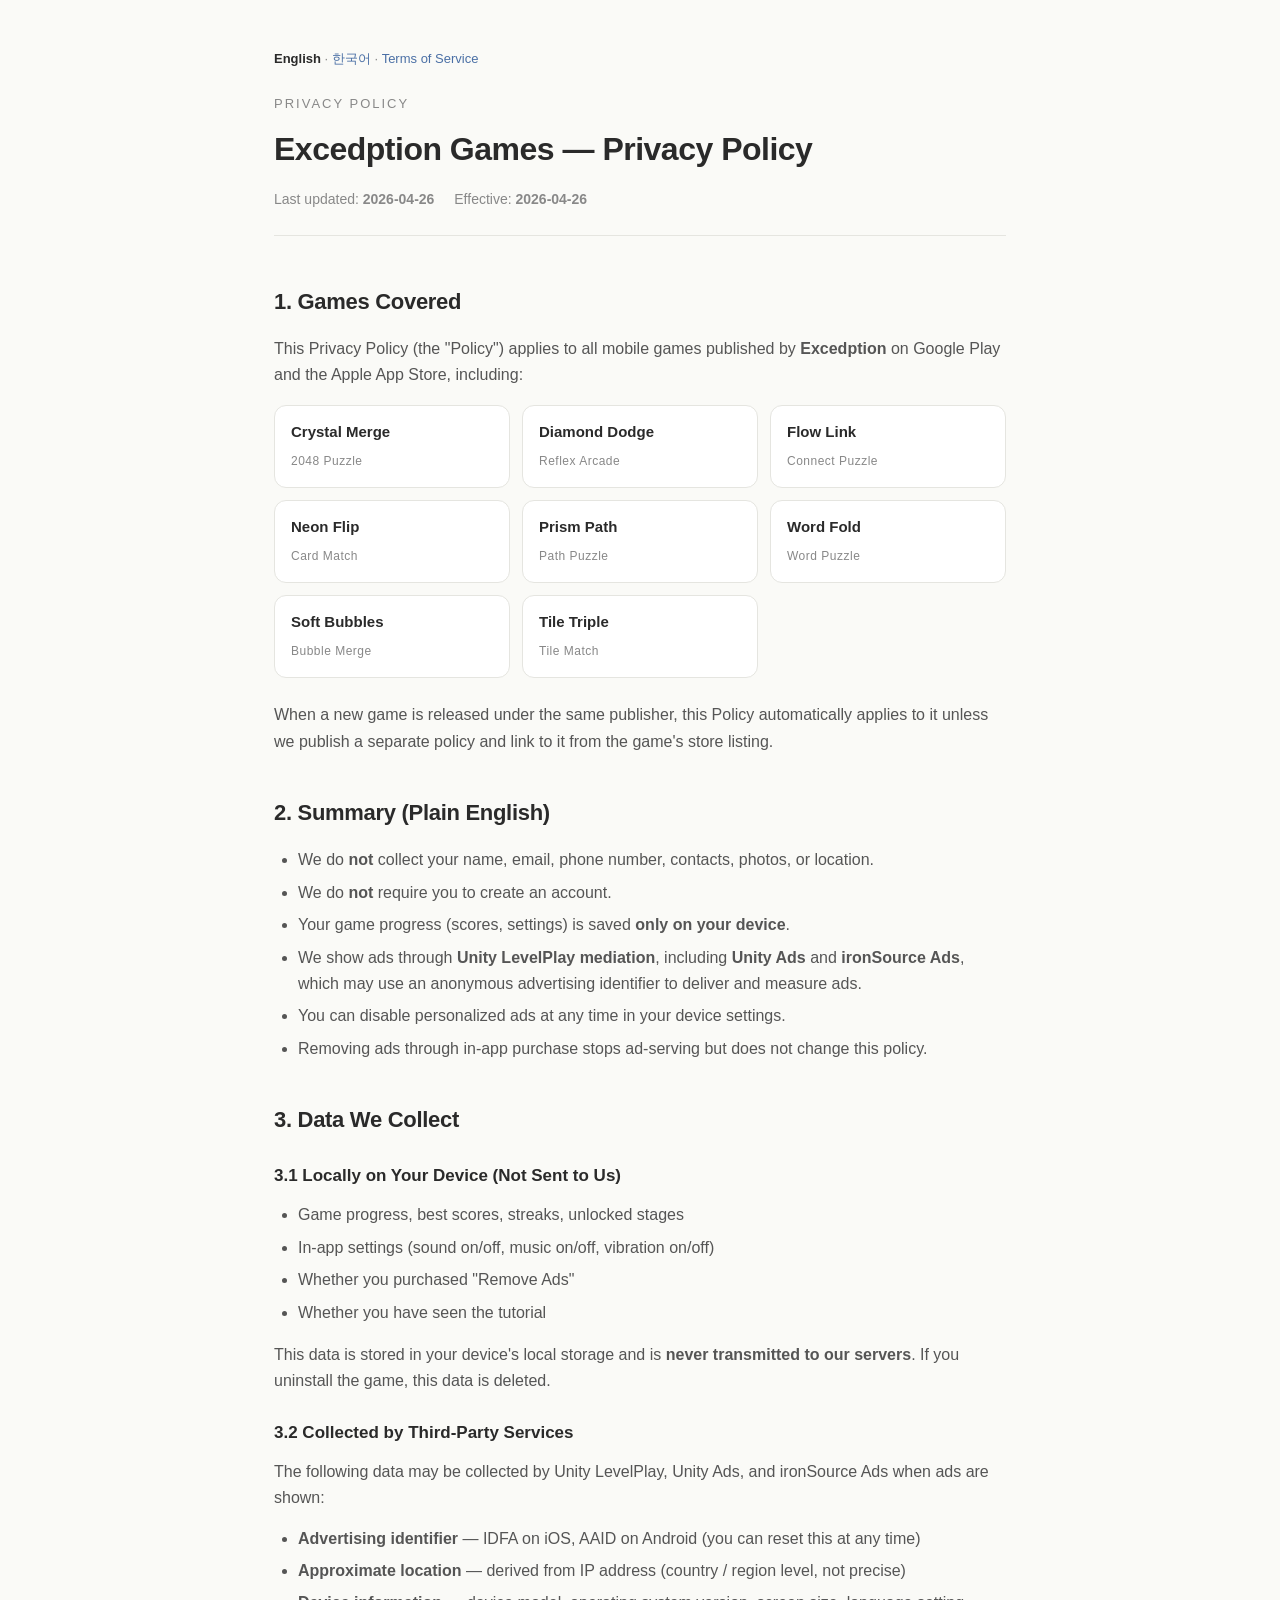
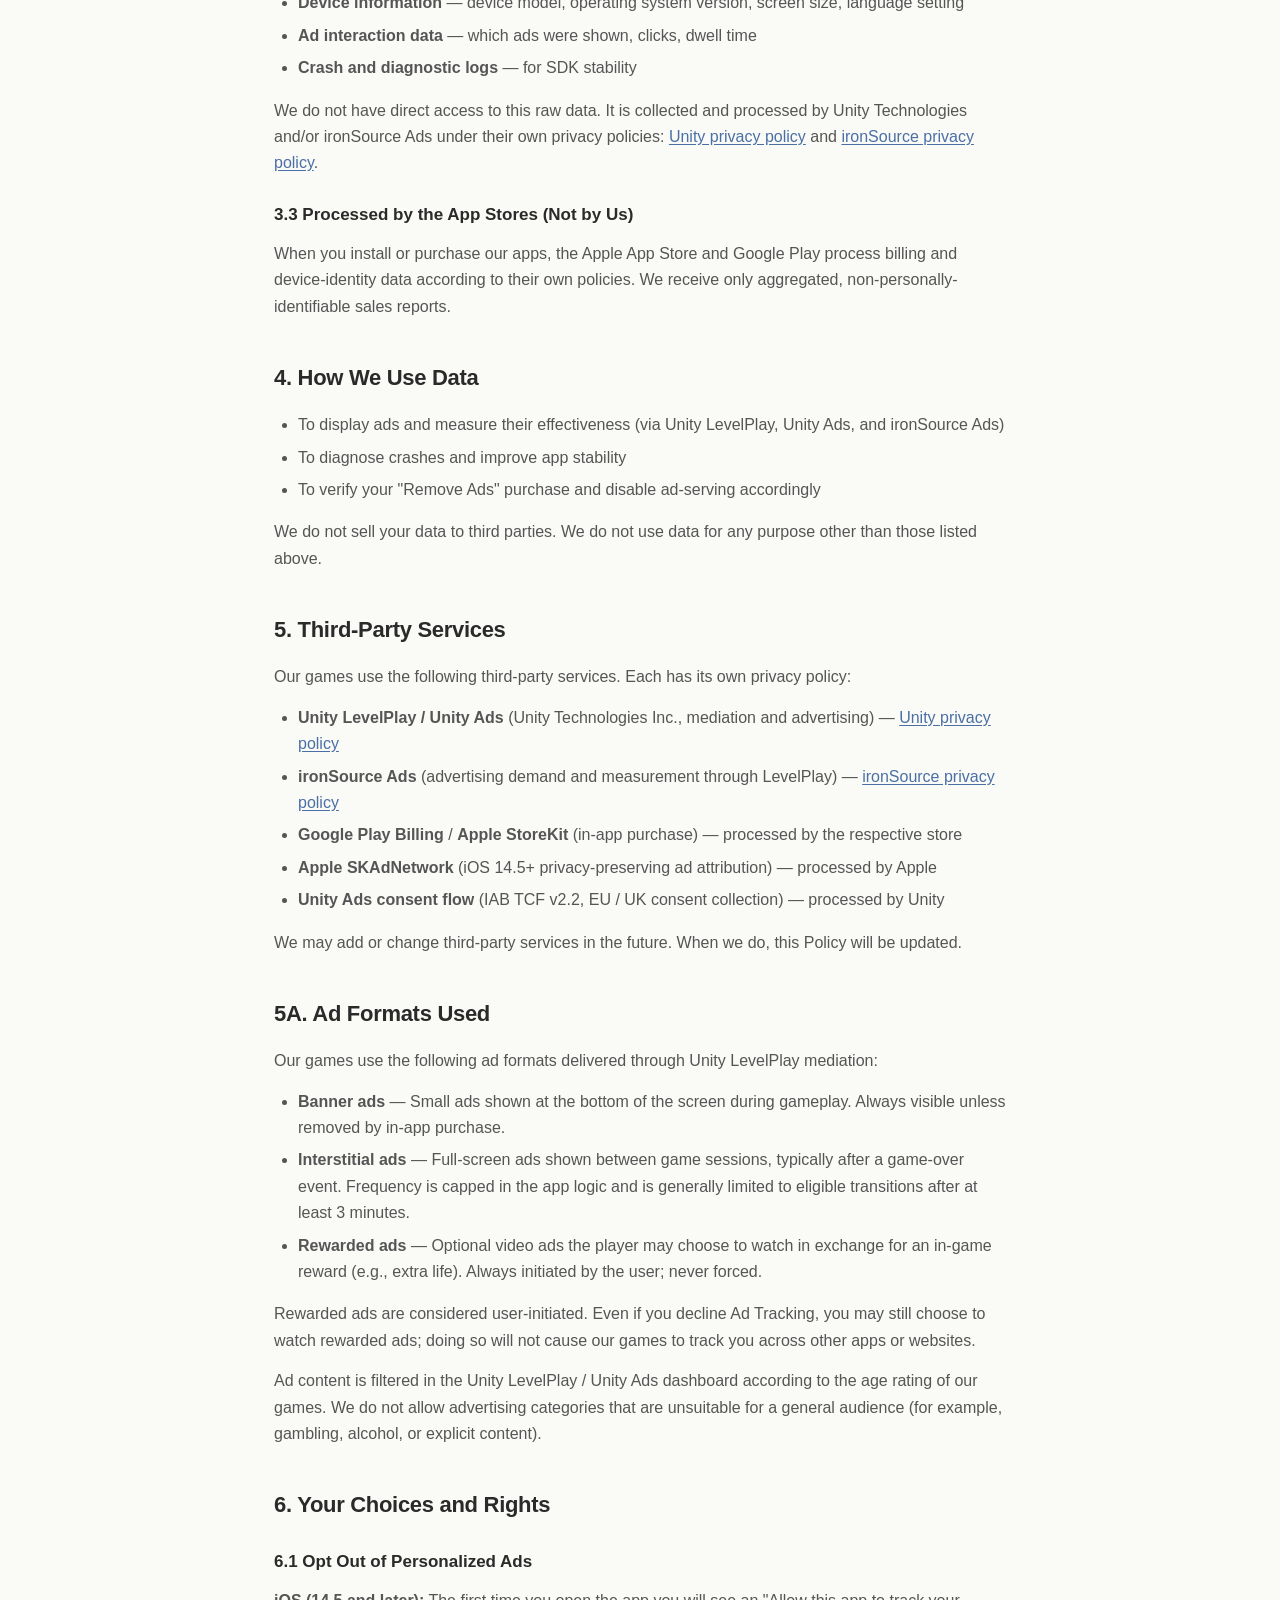
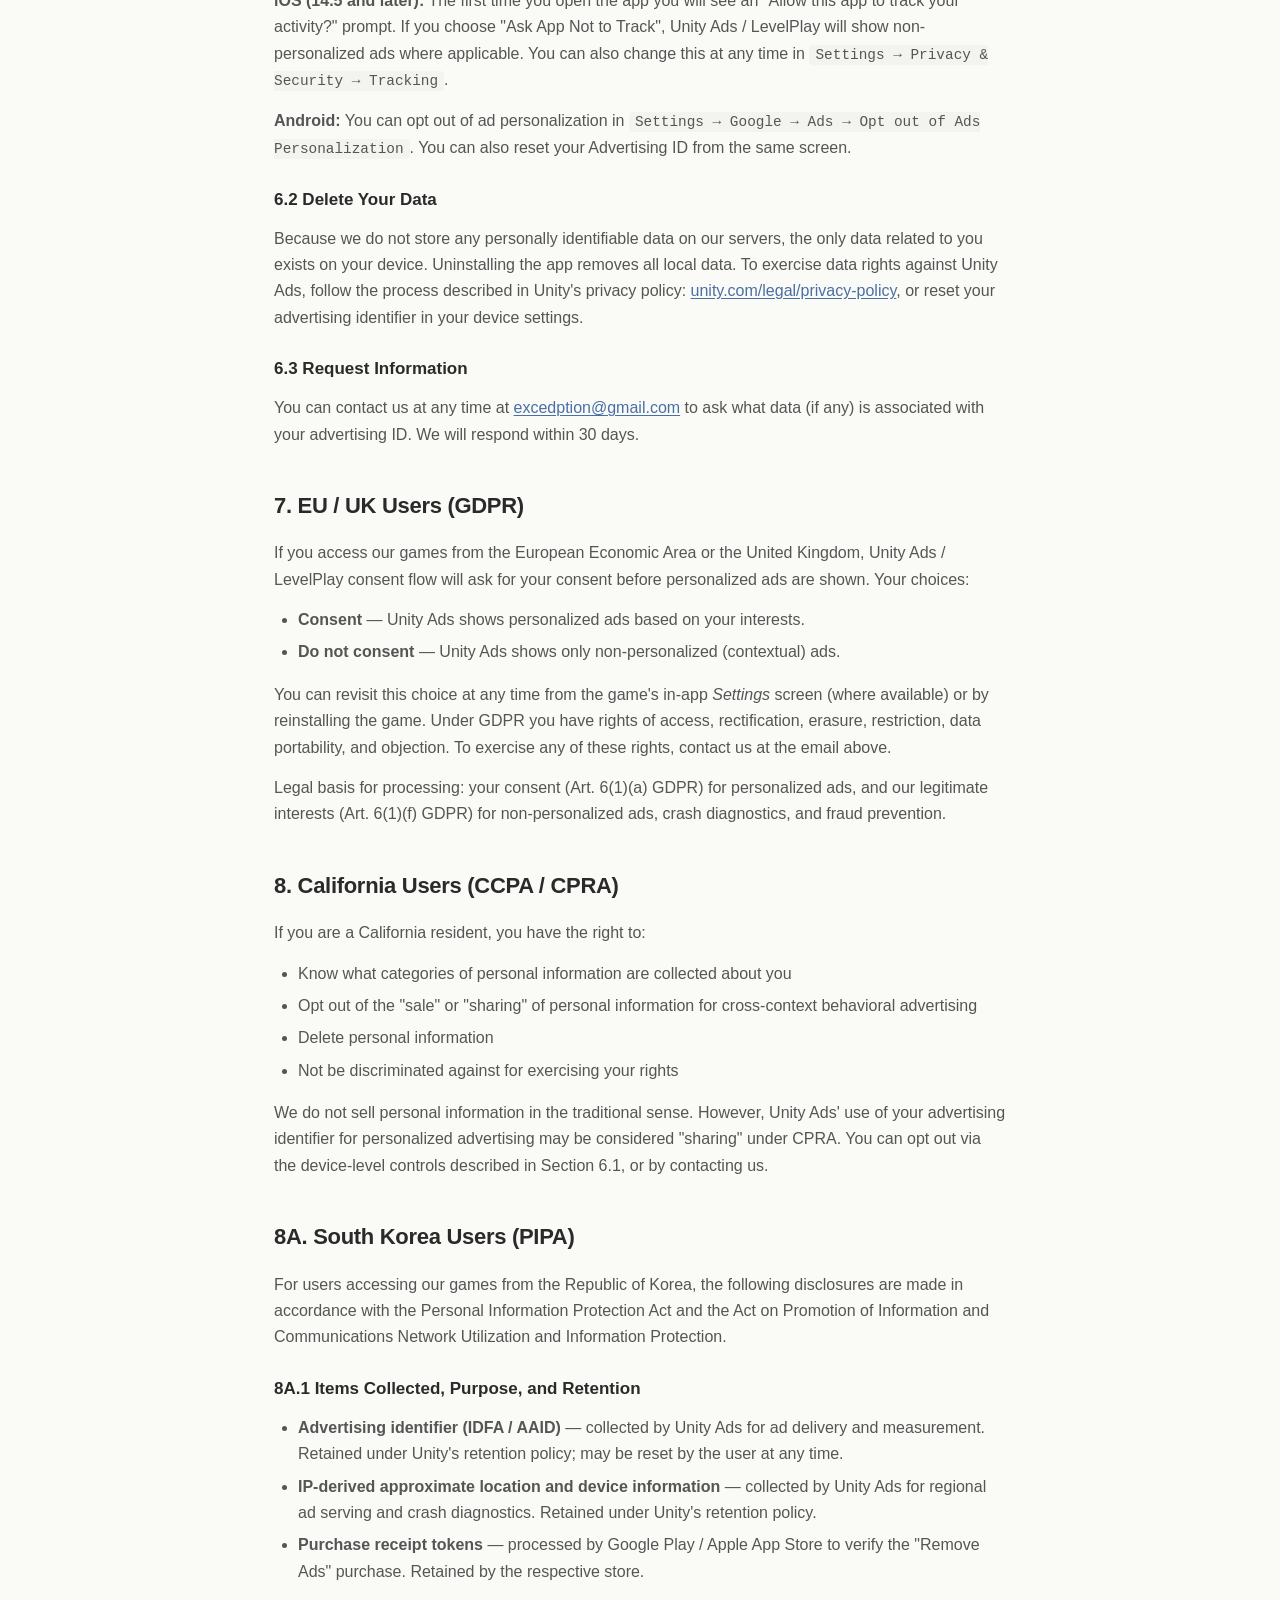
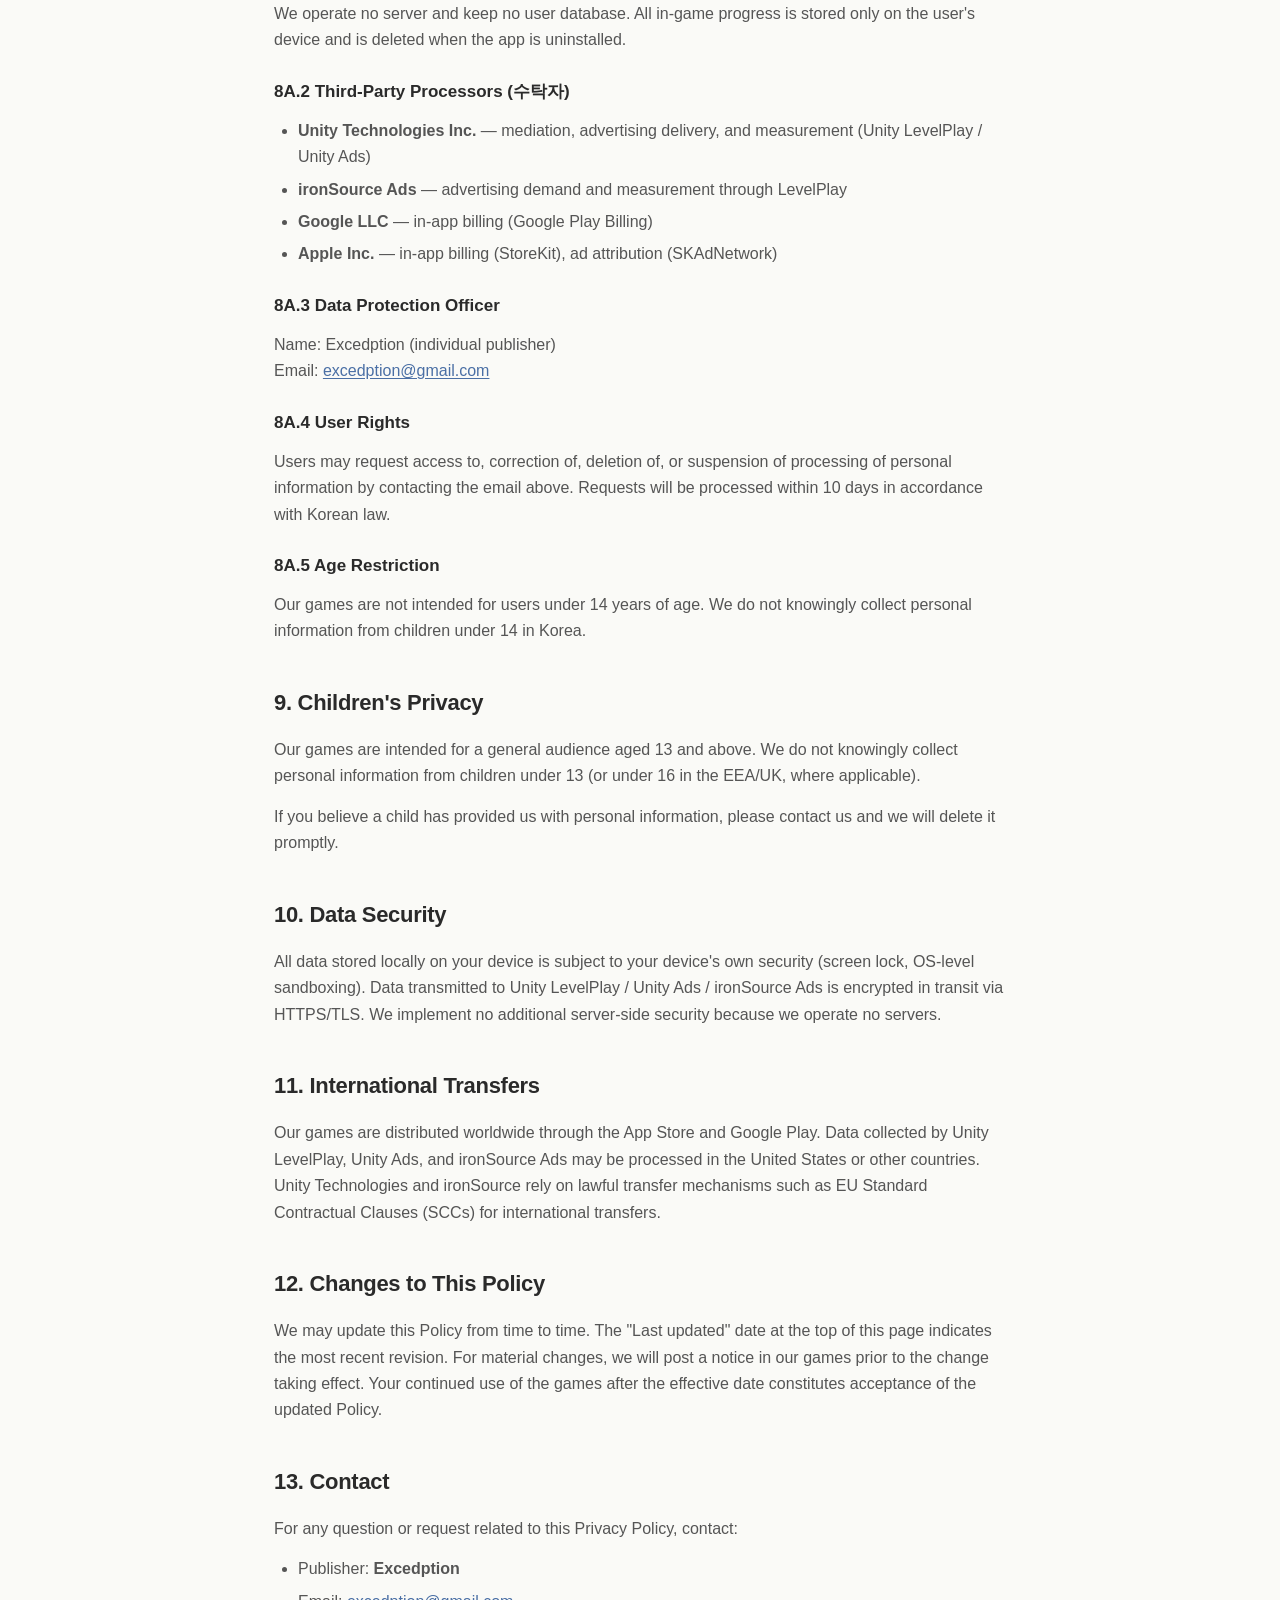
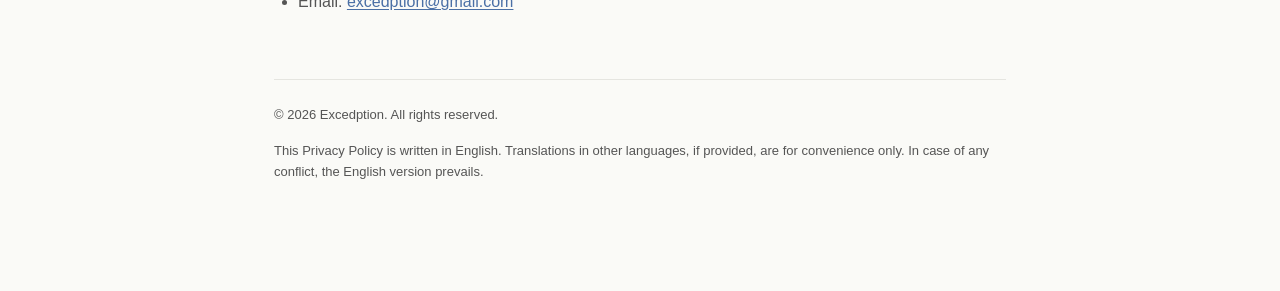
<file: index.html>
<!DOCTYPE html>
<html lang="en">
<head>
<meta charset="UTF-8">
<meta name="viewport" content="width=device-width, initial-scale=1.0">
<title>Privacy Policy — Excedption Games</title>
<meta name="description" content="Privacy Policy covering all mobile games published by Excedption.">
<link rel="stylesheet" href="style.css">
</head>
<body>
<div class="wrap">

<header>
  <div class="lang-switch"><strong>English</strong> · <a href="ko/">한국어</a> · <a href="terms.html">Terms of Service</a></div>
  <div class="eyebrow">Privacy Policy</div>
  <h1 id="title">Excedption Games — Privacy Policy</h1>
  <div class="meta">
    <span>Last updated: <strong id="date-last">2026-04-25</strong></span>
    <span>Effective: <strong id="date-effective">2026-04-25</strong></span>
  </div>
</header>

<section id="applies-to">
  <h2>1. Games Covered</h2>
  <p>This Privacy Policy (the "Policy") applies to all mobile games published by <strong id="publisher-name">Excedption</strong> on Google Play and the Apple App Store, including:</p>
  <div class="game-grid" id="games-grid"></div>
  <p>When a new game is released under the same publisher, this Policy automatically applies to it unless we publish a separate policy and link to it from the game's store listing.</p>
</section>

<section>
  <h2>2. Summary (Plain English)</h2>
  <ul>
    <li>We do <strong>not</strong> collect your name, email, phone number, contacts, photos, or location.</li>
    <li>We do <strong>not</strong> require you to create an account.</li>
    <li>Your game progress (scores, settings) is saved <strong>only on your device</strong>.</li>
    <li>We show ads through <strong>Unity LevelPlay mediation</strong>, including <strong>Unity Ads</strong> and <strong>ironSource Ads</strong>, which may use an anonymous advertising identifier to deliver and measure ads.</li>
    <li>You can disable personalized ads at any time in your device settings.</li>
    <li>Removing ads through in-app purchase stops ad-serving but does not change this policy.</li>
  </ul>
</section>

<section>
  <h2>3. Data We Collect</h2>

  <h3>3.1 Locally on Your Device (Not Sent to Us)</h3>
  <ul>
    <li>Game progress, best scores, streaks, unlocked stages</li>
    <li>In-app settings (sound on/off, music on/off, vibration on/off)</li>
    <li>Whether you purchased "Remove Ads"</li>
    <li>Whether you have seen the tutorial</li>
  </ul>
  <p>This data is stored in your device's local storage and is <strong>never transmitted to our servers</strong>. If you uninstall the game, this data is deleted.</p>

  <h3>3.2 Collected by Third-Party Services</h3>
  <p>The following data may be collected by Unity LevelPlay, Unity Ads, and ironSource Ads when ads are shown:</p>
  <ul>
    <li><strong>Advertising identifier</strong> — IDFA on iOS, AAID on Android (you can reset this at any time)</li>
    <li><strong>Approximate location</strong> — derived from IP address (country / region level, not precise)</li>
    <li><strong>Device information</strong> — device model, operating system version, screen size, language setting</li>
    <li><strong>Ad interaction data</strong> — which ads were shown, clicks, dwell time</li>
    <li><strong>Crash and diagnostic logs</strong> — for SDK stability</li>
  </ul>
  <p>We do not have direct access to this raw data. It is collected and processed by Unity Technologies and/or ironSource Ads under their own privacy policies: <a href="https://unity.com/legal/privacy-policy" target="_blank" rel="noopener">Unity privacy policy</a> and <a href="https://www.is.com/privacy-policy/" target="_blank" rel="noopener">ironSource privacy policy</a>.</p>

  <h3>3.3 Processed by the App Stores (Not by Us)</h3>
  <p>When you install or purchase our apps, the Apple App Store and Google Play process billing and device-identity data according to their own policies. We receive only aggregated, non-personally-identifiable sales reports.</p>
</section>

<section>
  <h2>4. How We Use Data</h2>
  <ul>
    <li>To display ads and measure their effectiveness (via Unity LevelPlay, Unity Ads, and ironSource Ads)</li>
    <li>To diagnose crashes and improve app stability</li>
    <li>To verify your "Remove Ads" purchase and disable ad-serving accordingly</li>
  </ul>
  <p>We do not sell your data to third parties. We do not use data for any purpose other than those listed above.</p>
</section>

<section>
  <h2>5. Third-Party Services</h2>
  <p>Our games use the following third-party services. Each has its own privacy policy:</p>
  <ul>
    <li><strong>Unity LevelPlay / Unity Ads</strong> (Unity Technologies Inc., mediation and advertising) — <a href="https://unity.com/legal/privacy-policy" target="_blank" rel="noopener">Unity privacy policy</a></li>
    <li><strong>ironSource Ads</strong> (advertising demand and measurement through LevelPlay) — <a href="https://www.is.com/privacy-policy/" target="_blank" rel="noopener">ironSource privacy policy</a></li>
    <li><strong>Google Play Billing</strong> / <strong>Apple StoreKit</strong> (in-app purchase) — processed by the respective store</li>
    <li><strong>Apple SKAdNetwork</strong> (iOS 14.5+ privacy-preserving ad attribution) — processed by Apple</li>
    <li><strong>Unity Ads consent flow</strong> (IAB TCF v2.2, EU / UK consent collection) — processed by Unity</li>
  </ul>
  <p>We may add or change third-party services in the future. When we do, this Policy will be updated.</p>
</section>

<section>
  <h2>5A. Ad Formats Used</h2>
  <p>Our games use the following ad formats delivered through Unity LevelPlay mediation:</p>
  <ul>
    <li><strong>Banner ads</strong> — Small ads shown at the bottom of the screen during gameplay. Always visible unless removed by in-app purchase.</li>
    <li><strong>Interstitial ads</strong> — Full-screen ads shown between game sessions, typically after a game-over event. Frequency is capped in the app logic and is generally limited to eligible transitions after at least 3 minutes.</li>
    <li><strong>Rewarded ads</strong> — Optional video ads the player may choose to watch in exchange for an in-game reward (e.g., extra life). Always initiated by the user; never forced.</li>
  </ul>
  <p>Rewarded ads are considered user-initiated. Even if you decline Ad Tracking, you may still choose to watch rewarded ads; doing so will not cause our games to track you across other apps or websites.</p>
  <p>Ad content is filtered in the Unity LevelPlay / Unity Ads dashboard according to the age rating of our games. We do not allow advertising categories that are unsuitable for a general audience (for example, gambling, alcohol, or explicit content).</p>
</section>

<section>
  <h2>6. Your Choices and Rights</h2>

  <h3>6.1 Opt Out of Personalized Ads</h3>
  <p><strong>iOS (14.5 and later):</strong> The first time you open the app you will see an "Allow this app to track your activity?" prompt. If you choose "Ask App Not to Track", Unity Ads / LevelPlay will show non-personalized ads where applicable. You can also change this at any time in <code>Settings → Privacy & Security → Tracking</code>.</p>
  <p><strong>Android:</strong> You can opt out of ad personalization in <code>Settings → Google → Ads → Opt out of Ads Personalization</code>. You can also reset your Advertising ID from the same screen.</p>

  <h3>6.2 Delete Your Data</h3>
  <p>Because we do not store any personally identifiable data on our servers, the only data related to you exists on your device. Uninstalling the app removes all local data. To exercise data rights against Unity Ads, follow the process described in Unity's privacy policy: <a href="https://unity.com/legal/privacy-policy" target="_blank" rel="noopener">unity.com/legal/privacy-policy</a>, or reset your advertising identifier in your device settings.</p>

  <h3>6.3 Request Information</h3>
  <p>You can contact us at any time at <a href="mailto:excedption@gmail.com" id="contact-link">excedption@gmail.com</a> to ask what data (if any) is associated with your advertising ID. We will respond within 30 days.</p>
</section>

<section>
  <h2>7. EU / UK Users (GDPR)</h2>
  <p>If you access our games from the European Economic Area or the United Kingdom, Unity Ads / LevelPlay consent flow will ask for your consent before personalized ads are shown. Your choices:</p>
  <ul>
    <li><strong>Consent</strong> — Unity Ads shows personalized ads based on your interests.</li>
    <li><strong>Do not consent</strong> — Unity Ads shows only non-personalized (contextual) ads.</li>
  </ul>
  <p>You can revisit this choice at any time from the game's in-app <em>Settings</em> screen (where available) or by reinstalling the game. Under GDPR you have rights of access, rectification, erasure, restriction, data portability, and objection. To exercise any of these rights, contact us at the email above.</p>
  <p>Legal basis for processing: your consent (Art. 6(1)(a) GDPR) for personalized ads, and our legitimate interests (Art. 6(1)(f) GDPR) for non-personalized ads, crash diagnostics, and fraud prevention.</p>
</section>

<section>
  <h2>8. California Users (CCPA / CPRA)</h2>
  <p>If you are a California resident, you have the right to:</p>
  <ul>
    <li>Know what categories of personal information are collected about you</li>
    <li>Opt out of the "sale" or "sharing" of personal information for cross-context behavioral advertising</li>
    <li>Delete personal information</li>
    <li>Not be discriminated against for exercising your rights</li>
  </ul>
  <p>We do not sell personal information in the traditional sense. However, Unity Ads' use of your advertising identifier for personalized advertising may be considered "sharing" under CPRA. You can opt out via the device-level controls described in Section 6.1, or by contacting us.</p>
</section>

<section>
  <h2>8A. South Korea Users (PIPA)</h2>
  <p>For users accessing our games from the Republic of Korea, the following disclosures are made in accordance with the Personal Information Protection Act and the Act on Promotion of Information and Communications Network Utilization and Information Protection.</p>

  <h3>8A.1 Items Collected, Purpose, and Retention</h3>
  <ul>
    <li><strong>Advertising identifier (IDFA / AAID)</strong> — collected by Unity Ads for ad delivery and measurement. Retained under Unity's retention policy; may be reset by the user at any time.</li>
    <li><strong>IP-derived approximate location and device information</strong> — collected by Unity Ads for regional ad serving and crash diagnostics. Retained under Unity's retention policy.</li>
    <li><strong>Purchase receipt tokens</strong> — processed by Google Play / Apple App Store to verify the "Remove Ads" purchase. Retained by the respective store.</li>
  </ul>
  <p>We operate no server and keep no user database. All in-game progress is stored only on the user's device and is deleted when the app is uninstalled.</p>

  <h3>8A.2 Third-Party Processors (수탁자)</h3>
  <ul>
    <li><strong>Unity Technologies Inc.</strong> — mediation, advertising delivery, and measurement (Unity LevelPlay / Unity Ads)</li>
    <li><strong>ironSource Ads</strong> — advertising demand and measurement through LevelPlay</li>
    <li><strong>Google LLC</strong> — in-app billing (Google Play Billing)</li>
    <li><strong>Apple Inc.</strong> — in-app billing (StoreKit), ad attribution (SKAdNetwork)</li>
  </ul>

  <h3>8A.3 Data Protection Officer</h3>
  <p>Name: Excedption (individual publisher)<br>
  Email: <a href="mailto:excedption@gmail.com">excedption@gmail.com</a></p>

  <h3>8A.4 User Rights</h3>
  <p>Users may request access to, correction of, deletion of, or suspension of processing of personal information by contacting the email above. Requests will be processed within 10 days in accordance with Korean law.</p>

  <h3>8A.5 Age Restriction</h3>
  <p>Our games are not intended for users under 14 years of age. We do not knowingly collect personal information from children under 14 in Korea.</p>
</section>

<section>
  <h2>9. Children's Privacy</h2>
  <p>Our games are intended for a general audience aged 13 and above. We do not knowingly collect personal information from children under 13 (or under 16 in the EEA/UK, where applicable).</p>
  <p>If you believe a child has provided us with personal information, please contact us and we will delete it promptly.</p>
</section>

<section>
  <h2>10. Data Security</h2>
  <p>All data stored locally on your device is subject to your device's own security (screen lock, OS-level sandboxing). Data transmitted to Unity LevelPlay / Unity Ads / ironSource Ads is encrypted in transit via HTTPS/TLS. We implement no additional server-side security because we operate no servers.</p>
</section>

<section>
  <h2>11. International Transfers</h2>
  <p>Our games are distributed worldwide through the App Store and Google Play. Data collected by Unity LevelPlay, Unity Ads, and ironSource Ads may be processed in the United States or other countries. Unity Technologies and ironSource rely on lawful transfer mechanisms such as EU Standard Contractual Clauses (SCCs) for international transfers.</p>
</section>

<section>
  <h2>12. Changes to This Policy</h2>
  <p>We may update this Policy from time to time. The "Last updated" date at the top of this page indicates the most recent revision. For material changes, we will post a notice in our games prior to the change taking effect. Your continued use of the games after the effective date constitutes acceptance of the updated Policy.</p>
</section>

<section>
  <h2>13. Contact</h2>
  <p>For any question or request related to this Privacy Policy, contact:</p>
  <ul>
    <li>Publisher: <strong id="publisher-footer">Excedption</strong></li>
    <li>Email: <a href="mailto:excedption@gmail.com">excedption@gmail.com</a></li>
  </ul>
</section>

<footer>
  <p>© <span id="year">2026</span> <span id="publisher-copy">Excedption</span>. All rights reserved.</p>
  <p>This Privacy Policy is written in English. Translations in other languages, if provided, are for convenience only. In case of any conflict, the English version prevails.</p>
</footer>

</div>

<script>
fetch('games.json')
  .then(r => r.json())
  .then(data => {
    document.getElementById('date-last').textContent = data.lastUpdated;
    document.getElementById('date-effective').textContent = data.effectiveDate;
    document.getElementById('publisher-name').textContent = data.publisher;
    document.getElementById('publisher-footer').textContent = data.publisher;
    document.getElementById('publisher-copy').textContent = data.publisher;
    document.getElementById('contact-link').textContent = data.contactEmail;
    document.getElementById('contact-link').href = 'mailto:' + data.contactEmail;
    document.getElementById('year').textContent = new Date(data.effectiveDate).getFullYear();
    document.title = 'Privacy Policy — ' + data.publisher + ' Games';

    const grid = document.getElementById('games-grid');
    data.games.forEach(g => {
      const card = document.createElement('div');
      card.className = 'game-card';
      card.innerHTML = '<span class="g-name">' + g.name + '</span><span class="g-tag">' + g.tagline + '</span>';
      grid.appendChild(card);
    });
  })
  .catch(err => {
    document.getElementById('games-grid').innerHTML = '<p style="color:#b00">Failed to load games.json — please refresh.</p>';
    console.error(err);
  });
</script>

</body>
</html>
</file>
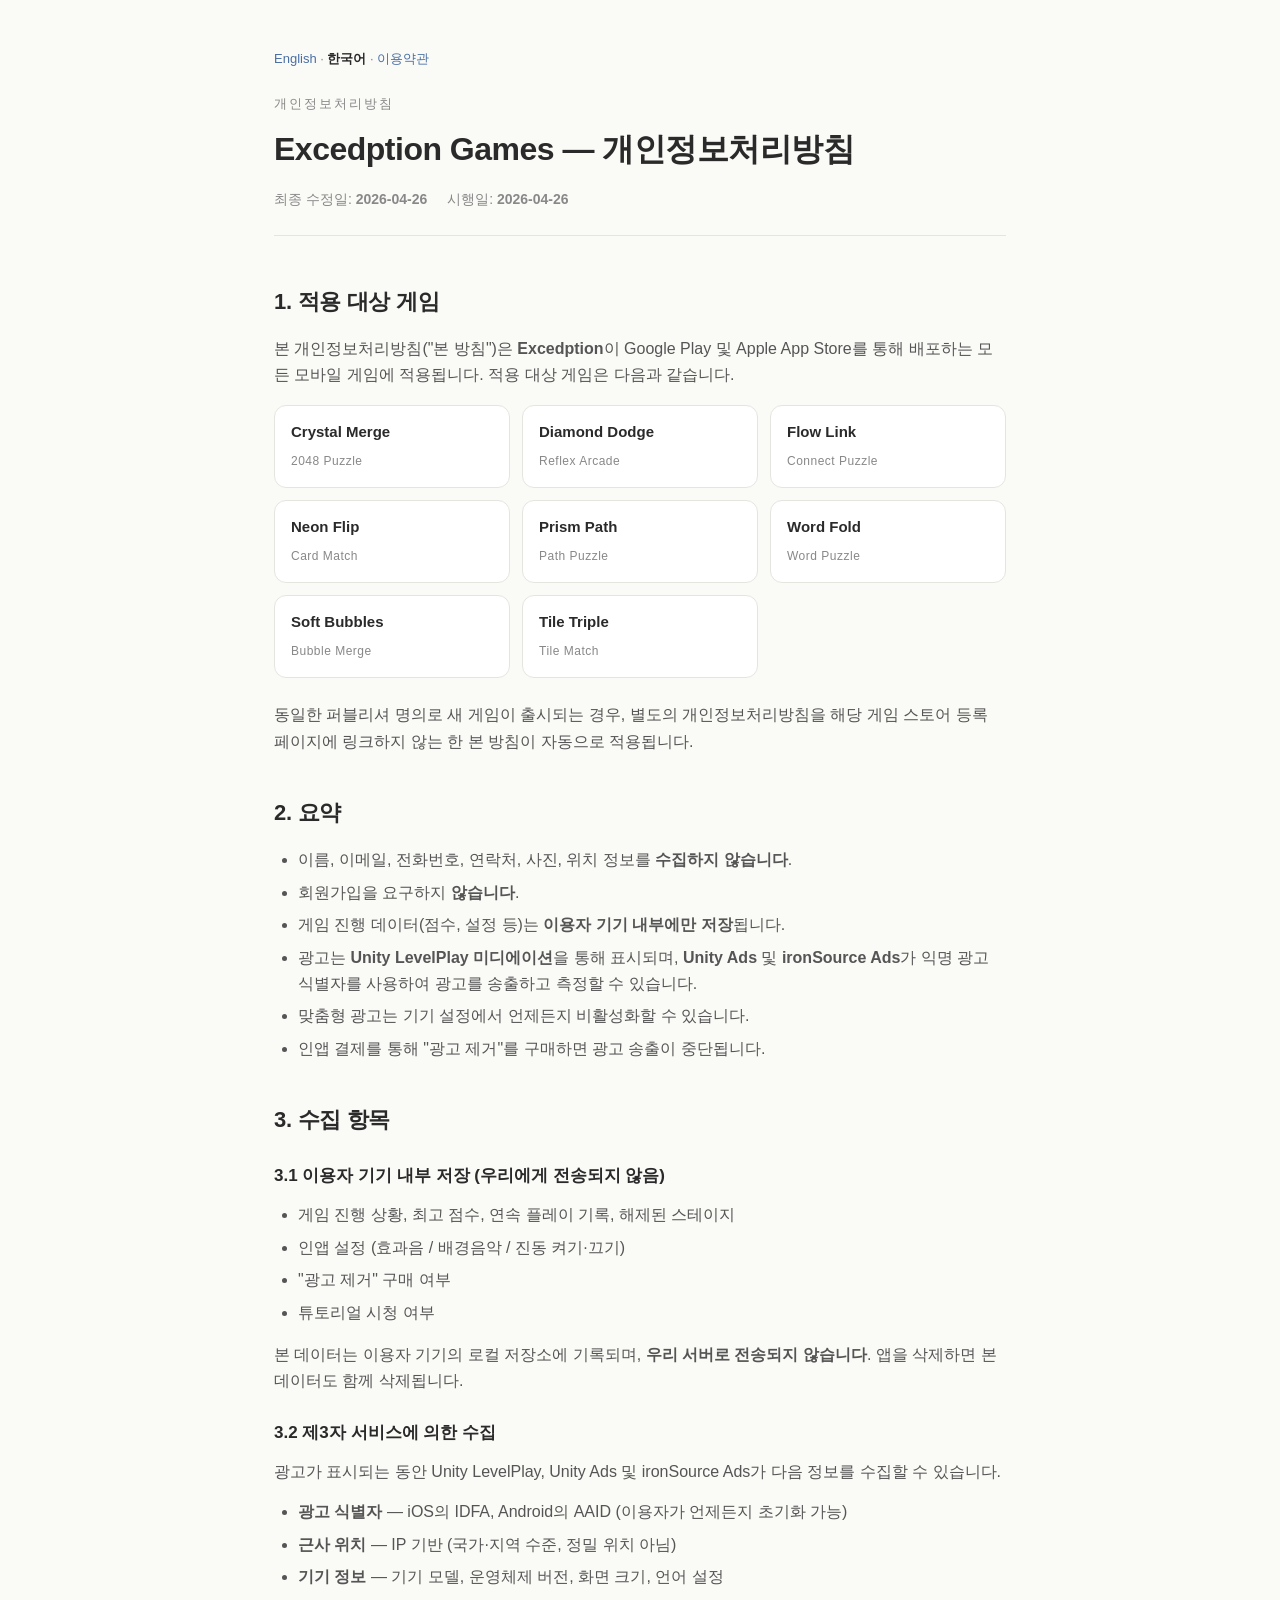
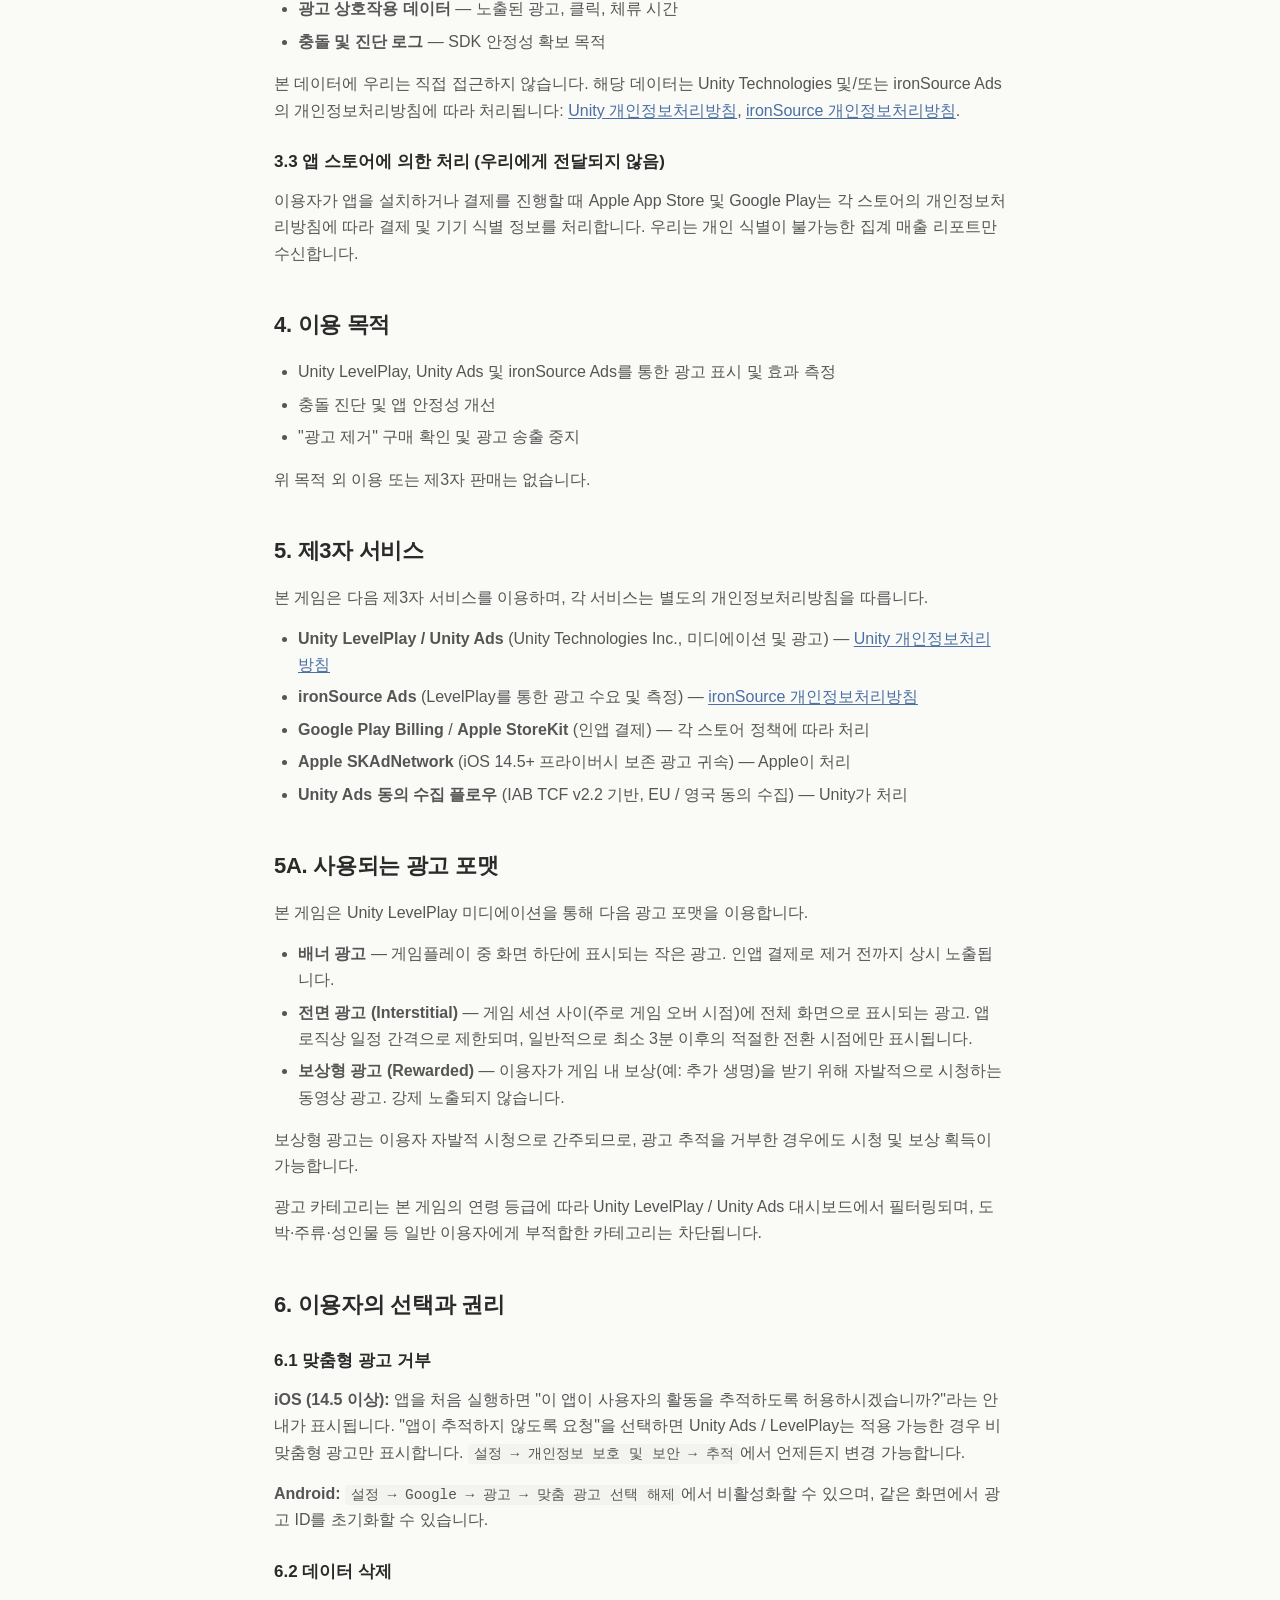
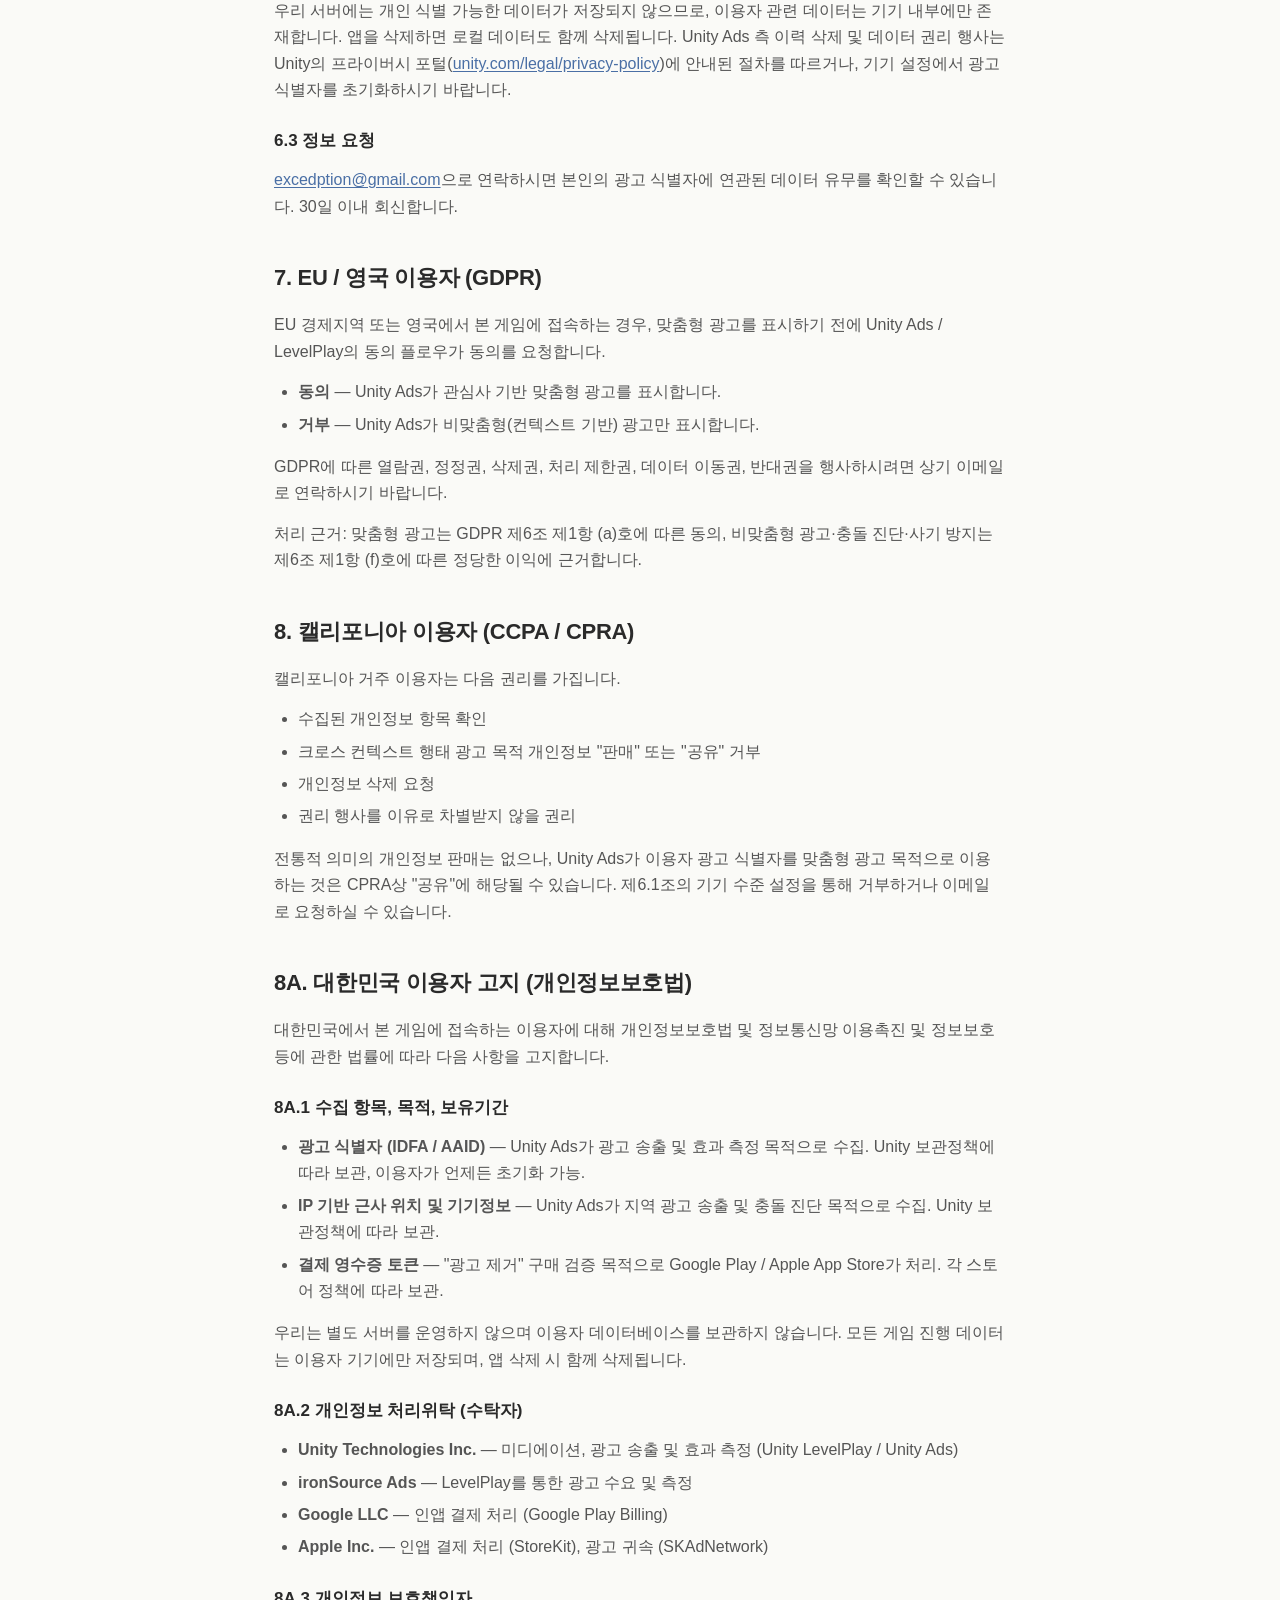
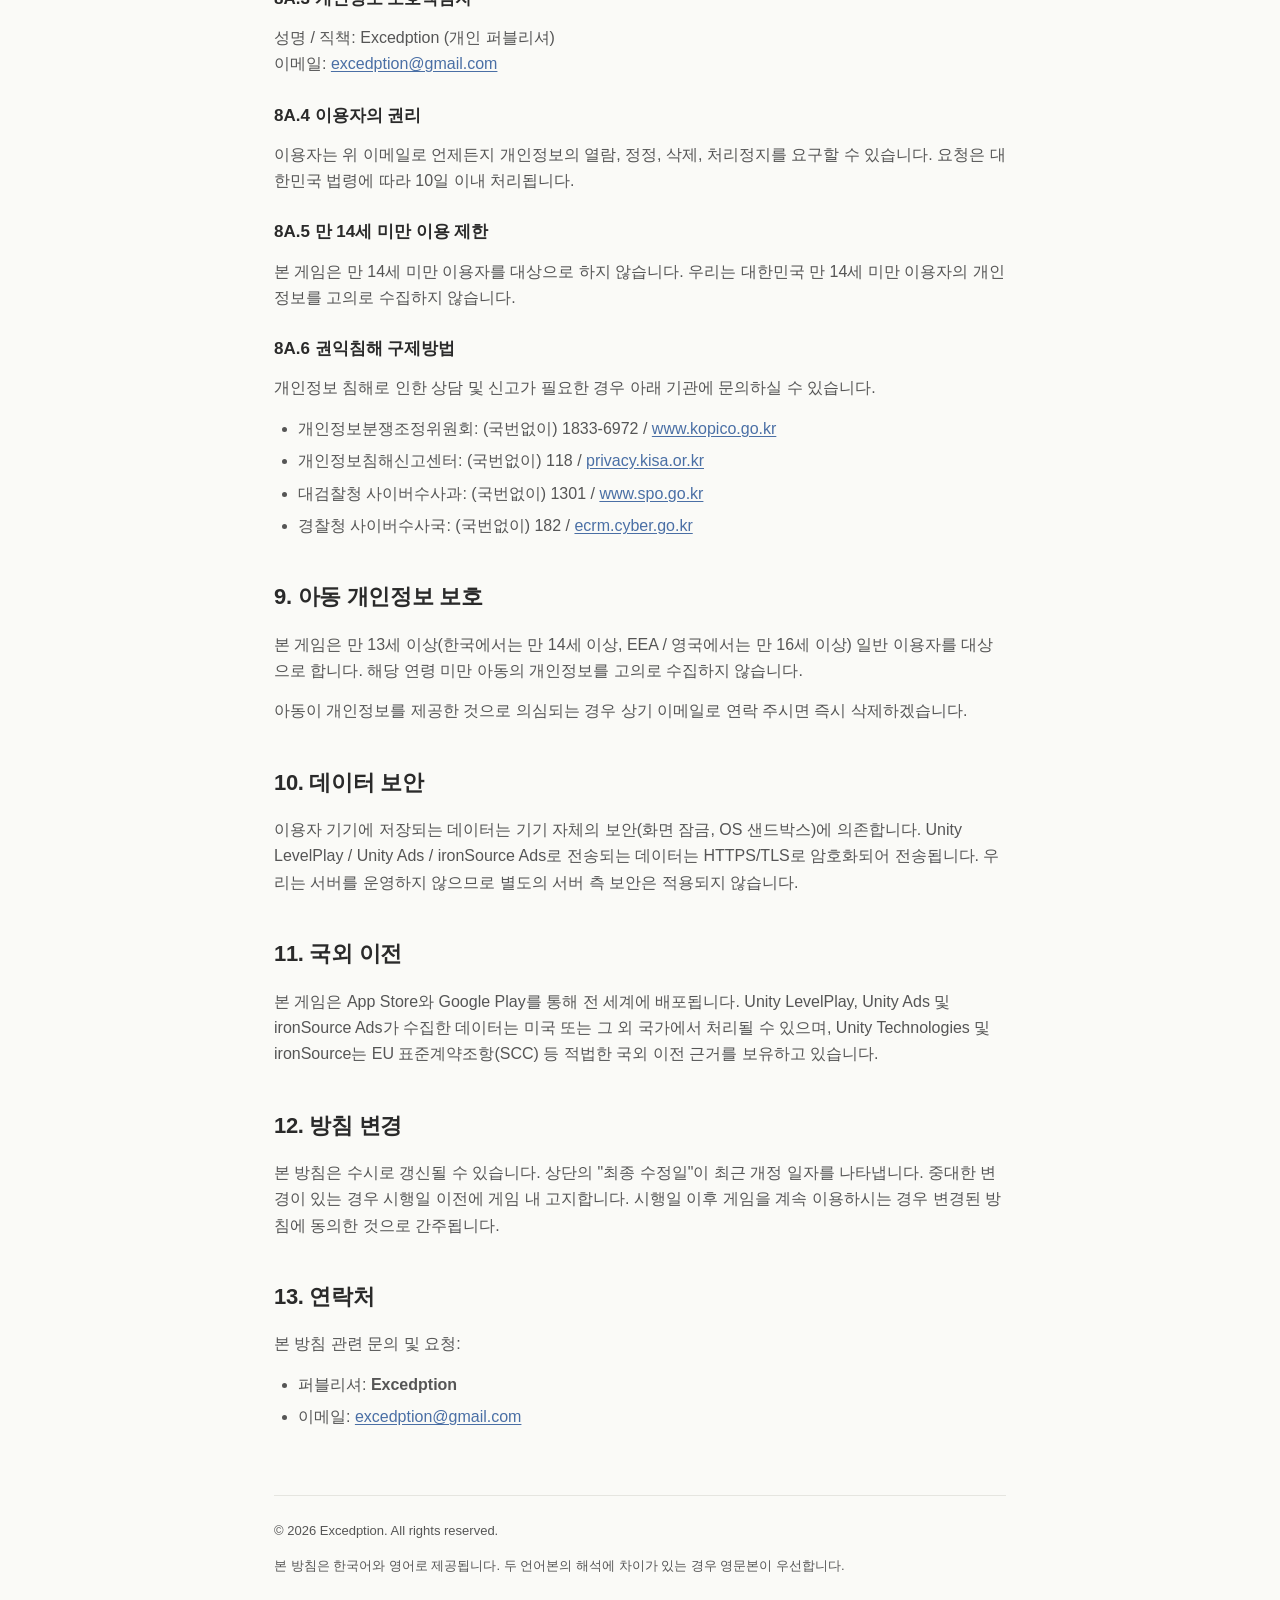
<file: ko/index.html>
<!DOCTYPE html>
<html lang="ko">
<head>
<meta charset="UTF-8">
<meta name="viewport" content="width=device-width, initial-scale=1.0">
<title>개인정보처리방침 — Excedption Games</title>
<meta name="description" content="Excedption이 퍼블리싱하는 모든 모바일 게임에 적용되는 개인정보처리방침.">
<link rel="stylesheet" href="../style.css">
</head>
<body>
<div class="wrap">

<header>
  <div class="lang-switch"><a href="../">English</a> · <strong>한국어</strong> · <a href="terms.html">이용약관</a></div>
  <div class="eyebrow">개인정보처리방침</div>
  <h1>Excedption Games — 개인정보처리방침</h1>
  <div class="meta">
    <span>최종 수정일: <strong id="date-last">2026-04-25</strong></span>
    <span>시행일: <strong id="date-effective">2026-04-25</strong></span>
  </div>
</header>

<section>
  <h2>1. 적용 대상 게임</h2>
  <p>본 개인정보처리방침("본 방침")은 <strong id="publisher-name">Excedption</strong>이 Google Play 및 Apple App Store를 통해 배포하는 모든 모바일 게임에 적용됩니다. 적용 대상 게임은 다음과 같습니다.</p>
  <div class="game-grid" id="games-grid"></div>
  <p>동일한 퍼블리셔 명의로 새 게임이 출시되는 경우, 별도의 개인정보처리방침을 해당 게임 스토어 등록 페이지에 링크하지 않는 한 본 방침이 자동으로 적용됩니다.</p>
</section>

<section>
  <h2>2. 요약</h2>
  <ul>
    <li>이름, 이메일, 전화번호, 연락처, 사진, 위치 정보를 <strong>수집하지 않습니다</strong>.</li>
    <li>회원가입을 요구하지 <strong>않습니다</strong>.</li>
    <li>게임 진행 데이터(점수, 설정 등)는 <strong>이용자 기기 내부에만 저장</strong>됩니다.</li>
    <li>광고는 <strong>Unity LevelPlay 미디에이션</strong>을 통해 표시되며, <strong>Unity Ads</strong> 및 <strong>ironSource Ads</strong>가 익명 광고 식별자를 사용하여 광고를 송출하고 측정할 수 있습니다.</li>
    <li>맞춤형 광고는 기기 설정에서 언제든지 비활성화할 수 있습니다.</li>
    <li>인앱 결제를 통해 "광고 제거"를 구매하면 광고 송출이 중단됩니다.</li>
  </ul>
</section>

<section>
  <h2>3. 수집 항목</h2>

  <h3>3.1 이용자 기기 내부 저장 (우리에게 전송되지 않음)</h3>
  <ul>
    <li>게임 진행 상황, 최고 점수, 연속 플레이 기록, 해제된 스테이지</li>
    <li>인앱 설정 (효과음 / 배경음악 / 진동 켜기·끄기)</li>
    <li>"광고 제거" 구매 여부</li>
    <li>튜토리얼 시청 여부</li>
  </ul>
  <p>본 데이터는 이용자 기기의 로컬 저장소에 기록되며, <strong>우리 서버로 전송되지 않습니다</strong>. 앱을 삭제하면 본 데이터도 함께 삭제됩니다.</p>

  <h3>3.2 제3자 서비스에 의한 수집</h3>
  <p>광고가 표시되는 동안 Unity LevelPlay, Unity Ads 및 ironSource Ads가 다음 정보를 수집할 수 있습니다.</p>
  <ul>
    <li><strong>광고 식별자</strong> — iOS의 IDFA, Android의 AAID (이용자가 언제든지 초기화 가능)</li>
    <li><strong>근사 위치</strong> — IP 기반 (국가·지역 수준, 정밀 위치 아님)</li>
    <li><strong>기기 정보</strong> — 기기 모델, 운영체제 버전, 화면 크기, 언어 설정</li>
    <li><strong>광고 상호작용 데이터</strong> — 노출된 광고, 클릭, 체류 시간</li>
    <li><strong>충돌 및 진단 로그</strong> — SDK 안정성 확보 목적</li>
  </ul>
  <p>본 데이터에 우리는 직접 접근하지 않습니다. 해당 데이터는 Unity Technologies 및/또는 ironSource Ads의 개인정보처리방침에 따라 처리됩니다: <a href="https://unity.com/legal/privacy-policy" target="_blank" rel="noopener">Unity 개인정보처리방침</a>, <a href="https://www.is.com/privacy-policy/" target="_blank" rel="noopener">ironSource 개인정보처리방침</a>.</p>

  <h3>3.3 앱 스토어에 의한 처리 (우리에게 전달되지 않음)</h3>
  <p>이용자가 앱을 설치하거나 결제를 진행할 때 Apple App Store 및 Google Play는 각 스토어의 개인정보처리방침에 따라 결제 및 기기 식별 정보를 처리합니다. 우리는 개인 식별이 불가능한 집계 매출 리포트만 수신합니다.</p>
</section>

<section>
  <h2>4. 이용 목적</h2>
  <ul>
    <li>Unity LevelPlay, Unity Ads 및 ironSource Ads를 통한 광고 표시 및 효과 측정</li>
    <li>충돌 진단 및 앱 안정성 개선</li>
    <li>"광고 제거" 구매 확인 및 광고 송출 중지</li>
  </ul>
  <p>위 목적 외 이용 또는 제3자 판매는 없습니다.</p>
</section>

<section>
  <h2>5. 제3자 서비스</h2>
  <p>본 게임은 다음 제3자 서비스를 이용하며, 각 서비스는 별도의 개인정보처리방침을 따릅니다.</p>
  <ul>
    <li><strong>Unity LevelPlay / Unity Ads</strong> (Unity Technologies Inc., 미디에이션 및 광고) — <a href="https://unity.com/legal/privacy-policy" target="_blank" rel="noopener">Unity 개인정보처리방침</a></li>
    <li><strong>ironSource Ads</strong> (LevelPlay를 통한 광고 수요 및 측정) — <a href="https://www.is.com/privacy-policy/" target="_blank" rel="noopener">ironSource 개인정보처리방침</a></li>
    <li><strong>Google Play Billing</strong> / <strong>Apple StoreKit</strong> (인앱 결제) — 각 스토어 정책에 따라 처리</li>
    <li><strong>Apple SKAdNetwork</strong> (iOS 14.5+ 프라이버시 보존 광고 귀속) — Apple이 처리</li>
    <li><strong>Unity Ads 동의 수집 플로우</strong> (IAB TCF v2.2 기반, EU / 영국 동의 수집) — Unity가 처리</li>
  </ul>
</section>

<section>
  <h2>5A. 사용되는 광고 포맷</h2>
  <p>본 게임은 Unity LevelPlay 미디에이션을 통해 다음 광고 포맷을 이용합니다.</p>
  <ul>
    <li><strong>배너 광고</strong> — 게임플레이 중 화면 하단에 표시되는 작은 광고. 인앱 결제로 제거 전까지 상시 노출됩니다.</li>
    <li><strong>전면 광고 (Interstitial)</strong> — 게임 세션 사이(주로 게임 오버 시점)에 전체 화면으로 표시되는 광고. 앱 로직상 일정 간격으로 제한되며, 일반적으로 최소 3분 이후의 적절한 전환 시점에만 표시됩니다.</li>
    <li><strong>보상형 광고 (Rewarded)</strong> — 이용자가 게임 내 보상(예: 추가 생명)을 받기 위해 자발적으로 시청하는 동영상 광고. 강제 노출되지 않습니다.</li>
  </ul>
  <p>보상형 광고는 이용자 자발적 시청으로 간주되므로, 광고 추적을 거부한 경우에도 시청 및 보상 획득이 가능합니다.</p>
  <p>광고 카테고리는 본 게임의 연령 등급에 따라 Unity LevelPlay / Unity Ads 대시보드에서 필터링되며, 도박·주류·성인물 등 일반 이용자에게 부적합한 카테고리는 차단됩니다.</p>
</section>

<section>
  <h2>6. 이용자의 선택과 권리</h2>

  <h3>6.1 맞춤형 광고 거부</h3>
  <p><strong>iOS (14.5 이상):</strong> 앱을 처음 실행하면 "이 앱이 사용자의 활동을 추적하도록 허용하시겠습니까?"라는 안내가 표시됩니다. "앱이 추적하지 않도록 요청"을 선택하면 Unity Ads / LevelPlay는 적용 가능한 경우 비맞춤형 광고만 표시합니다. <code>설정 → 개인정보 보호 및 보안 → 추적</code>에서 언제든지 변경 가능합니다.</p>
  <p><strong>Android:</strong> <code>설정 → Google → 광고 → 맞춤 광고 선택 해제</code>에서 비활성화할 수 있으며, 같은 화면에서 광고 ID를 초기화할 수 있습니다.</p>

  <h3>6.2 데이터 삭제</h3>
  <p>우리 서버에는 개인 식별 가능한 데이터가 저장되지 않으므로, 이용자 관련 데이터는 기기 내부에만 존재합니다. 앱을 삭제하면 로컬 데이터도 함께 삭제됩니다. Unity Ads 측 이력 삭제 및 데이터 권리 행사는 Unity의 프라이버시 포털(<a href="https://unity.com/legal/privacy-policy" target="_blank" rel="noopener">unity.com/legal/privacy-policy</a>)에 안내된 절차를 따르거나, 기기 설정에서 광고 식별자를 초기화하시기 바랍니다.</p>

  <h3>6.3 정보 요청</h3>
  <p><a href="mailto:excedption@gmail.com" id="contact-link">excedption@gmail.com</a>으로 연락하시면 본인의 광고 식별자에 연관된 데이터 유무를 확인할 수 있습니다. 30일 이내 회신합니다.</p>
</section>

<section>
  <h2>7. EU / 영국 이용자 (GDPR)</h2>
  <p>EU 경제지역 또는 영국에서 본 게임에 접속하는 경우, 맞춤형 광고를 표시하기 전에 Unity Ads / LevelPlay의 동의 플로우가 동의를 요청합니다.</p>
  <ul>
    <li><strong>동의</strong> — Unity Ads가 관심사 기반 맞춤형 광고를 표시합니다.</li>
    <li><strong>거부</strong> — Unity Ads가 비맞춤형(컨텍스트 기반) 광고만 표시합니다.</li>
  </ul>
  <p>GDPR에 따른 열람권, 정정권, 삭제권, 처리 제한권, 데이터 이동권, 반대권을 행사하시려면 상기 이메일로 연락하시기 바랍니다.</p>
  <p>처리 근거: 맞춤형 광고는 GDPR 제6조 제1항 (a)호에 따른 동의, 비맞춤형 광고·충돌 진단·사기 방지는 제6조 제1항 (f)호에 따른 정당한 이익에 근거합니다.</p>
</section>

<section>
  <h2>8. 캘리포니아 이용자 (CCPA / CPRA)</h2>
  <p>캘리포니아 거주 이용자는 다음 권리를 가집니다.</p>
  <ul>
    <li>수집된 개인정보 항목 확인</li>
    <li>크로스 컨텍스트 행태 광고 목적 개인정보 "판매" 또는 "공유" 거부</li>
    <li>개인정보 삭제 요청</li>
    <li>권리 행사를 이유로 차별받지 않을 권리</li>
  </ul>
  <p>전통적 의미의 개인정보 판매는 없으나, Unity Ads가 이용자 광고 식별자를 맞춤형 광고 목적으로 이용하는 것은 CPRA상 "공유"에 해당될 수 있습니다. 제6.1조의 기기 수준 설정을 통해 거부하거나 이메일로 요청하실 수 있습니다.</p>
</section>

<section>
  <h2>8A. 대한민국 이용자 고지 (개인정보보호법)</h2>
  <p>대한민국에서 본 게임에 접속하는 이용자에 대해 개인정보보호법 및 정보통신망 이용촉진 및 정보보호 등에 관한 법률에 따라 다음 사항을 고지합니다.</p>

  <h3>8A.1 수집 항목, 목적, 보유기간</h3>
  <ul>
    <li><strong>광고 식별자 (IDFA / AAID)</strong> — Unity Ads가 광고 송출 및 효과 측정 목적으로 수집. Unity 보관정책에 따라 보관, 이용자가 언제든 초기화 가능.</li>
    <li><strong>IP 기반 근사 위치 및 기기정보</strong> — Unity Ads가 지역 광고 송출 및 충돌 진단 목적으로 수집. Unity 보관정책에 따라 보관.</li>
    <li><strong>결제 영수증 토큰</strong> — "광고 제거" 구매 검증 목적으로 Google Play / Apple App Store가 처리. 각 스토어 정책에 따라 보관.</li>
  </ul>
  <p>우리는 별도 서버를 운영하지 않으며 이용자 데이터베이스를 보관하지 않습니다. 모든 게임 진행 데이터는 이용자 기기에만 저장되며, 앱 삭제 시 함께 삭제됩니다.</p>

  <h3>8A.2 개인정보 처리위탁 (수탁자)</h3>
  <ul>
    <li><strong>Unity Technologies Inc.</strong> — 미디에이션, 광고 송출 및 효과 측정 (Unity LevelPlay / Unity Ads)</li>
    <li><strong>ironSource Ads</strong> — LevelPlay를 통한 광고 수요 및 측정</li>
    <li><strong>Google LLC</strong> — 인앱 결제 처리 (Google Play Billing)</li>
    <li><strong>Apple Inc.</strong> — 인앱 결제 처리 (StoreKit), 광고 귀속 (SKAdNetwork)</li>
  </ul>

  <h3>8A.3 개인정보 보호책임자</h3>
  <p>성명 / 직책: Excedption (개인 퍼블리셔)<br>
  이메일: <a href="mailto:excedption@gmail.com">excedption@gmail.com</a></p>

  <h3>8A.4 이용자의 권리</h3>
  <p>이용자는 위 이메일로 언제든지 개인정보의 열람, 정정, 삭제, 처리정지를 요구할 수 있습니다. 요청은 대한민국 법령에 따라 10일 이내 처리됩니다.</p>

  <h3>8A.5 만 14세 미만 이용 제한</h3>
  <p>본 게임은 만 14세 미만 이용자를 대상으로 하지 않습니다. 우리는 대한민국 만 14세 미만 이용자의 개인정보를 고의로 수집하지 않습니다.</p>

  <h3>8A.6 권익침해 구제방법</h3>
  <p>개인정보 침해로 인한 상담 및 신고가 필요한 경우 아래 기관에 문의하실 수 있습니다.</p>
  <ul>
    <li>개인정보분쟁조정위원회: (국번없이) 1833-6972 / <a href="https://www.kopico.go.kr" target="_blank" rel="noopener">www.kopico.go.kr</a></li>
    <li>개인정보침해신고센터: (국번없이) 118 / <a href="https://privacy.kisa.or.kr" target="_blank" rel="noopener">privacy.kisa.or.kr</a></li>
    <li>대검찰청 사이버수사과: (국번없이) 1301 / <a href="https://www.spo.go.kr" target="_blank" rel="noopener">www.spo.go.kr</a></li>
    <li>경찰청 사이버수사국: (국번없이) 182 / <a href="https://ecrm.cyber.go.kr" target="_blank" rel="noopener">ecrm.cyber.go.kr</a></li>
  </ul>
</section>

<section>
  <h2>9. 아동 개인정보 보호</h2>
  <p>본 게임은 만 13세 이상(한국에서는 만 14세 이상, EEA / 영국에서는 만 16세 이상) 일반 이용자를 대상으로 합니다. 해당 연령 미만 아동의 개인정보를 고의로 수집하지 않습니다.</p>
  <p>아동이 개인정보를 제공한 것으로 의심되는 경우 상기 이메일로 연락 주시면 즉시 삭제하겠습니다.</p>
</section>

<section>
  <h2>10. 데이터 보안</h2>
  <p>이용자 기기에 저장되는 데이터는 기기 자체의 보안(화면 잠금, OS 샌드박스)에 의존합니다. Unity LevelPlay / Unity Ads / ironSource Ads로 전송되는 데이터는 HTTPS/TLS로 암호화되어 전송됩니다. 우리는 서버를 운영하지 않으므로 별도의 서버 측 보안은 적용되지 않습니다.</p>
</section>

<section>
  <h2>11. 국외 이전</h2>
  <p>본 게임은 App Store와 Google Play를 통해 전 세계에 배포됩니다. Unity LevelPlay, Unity Ads 및 ironSource Ads가 수집한 데이터는 미국 또는 그 외 국가에서 처리될 수 있으며, Unity Technologies 및 ironSource는 EU 표준계약조항(SCC) 등 적법한 국외 이전 근거를 보유하고 있습니다.</p>
</section>

<section>
  <h2>12. 방침 변경</h2>
  <p>본 방침은 수시로 갱신될 수 있습니다. 상단의 "최종 수정일"이 최근 개정 일자를 나타냅니다. 중대한 변경이 있는 경우 시행일 이전에 게임 내 고지합니다. 시행일 이후 게임을 계속 이용하시는 경우 변경된 방침에 동의한 것으로 간주됩니다.</p>
</section>

<section>
  <h2>13. 연락처</h2>
  <p>본 방침 관련 문의 및 요청:</p>
  <ul>
    <li>퍼블리셔: <strong id="publisher-footer">Excedption</strong></li>
    <li>이메일: <a href="mailto:excedption@gmail.com">excedption@gmail.com</a></li>
  </ul>
</section>

<footer>
  <p>© <span id="year">2026</span> <span id="publisher-copy">Excedption</span>. All rights reserved.</p>
  <p>본 방침은 한국어와 영어로 제공됩니다. 두 언어본의 해석에 차이가 있는 경우 영문본이 우선합니다.</p>
</footer>

</div>

<script>
fetch('../games.json')
  .then(r => r.json())
  .then(data => {
    document.getElementById('date-last').textContent = data.lastUpdated;
    document.getElementById('date-effective').textContent = data.effectiveDate;
    document.getElementById('publisher-name').textContent = data.publisher;
    document.getElementById('publisher-footer').textContent = data.publisher;
    document.getElementById('publisher-copy').textContent = data.publisher;
    document.getElementById('contact-link').textContent = data.contactEmail;
    document.getElementById('contact-link').href = 'mailto:' + data.contactEmail;
    document.getElementById('year').textContent = new Date(data.effectiveDate).getFullYear();

    const grid = document.getElementById('games-grid');
    data.games.forEach(g => {
      const card = document.createElement('div');
      card.className = 'game-card';
      card.innerHTML = '<span class="g-name">' + g.name + '</span><span class="g-tag">' + g.tagline + '</span>';
      grid.appendChild(card);
    });
  })
  .catch(err => {
    document.getElementById('games-grid').innerHTML = '<p style="color:#b00">games.json 로드 실패. 새로고침해주세요.</p>';
    console.error(err);
  });
</script>

</body>
</html>
</file>
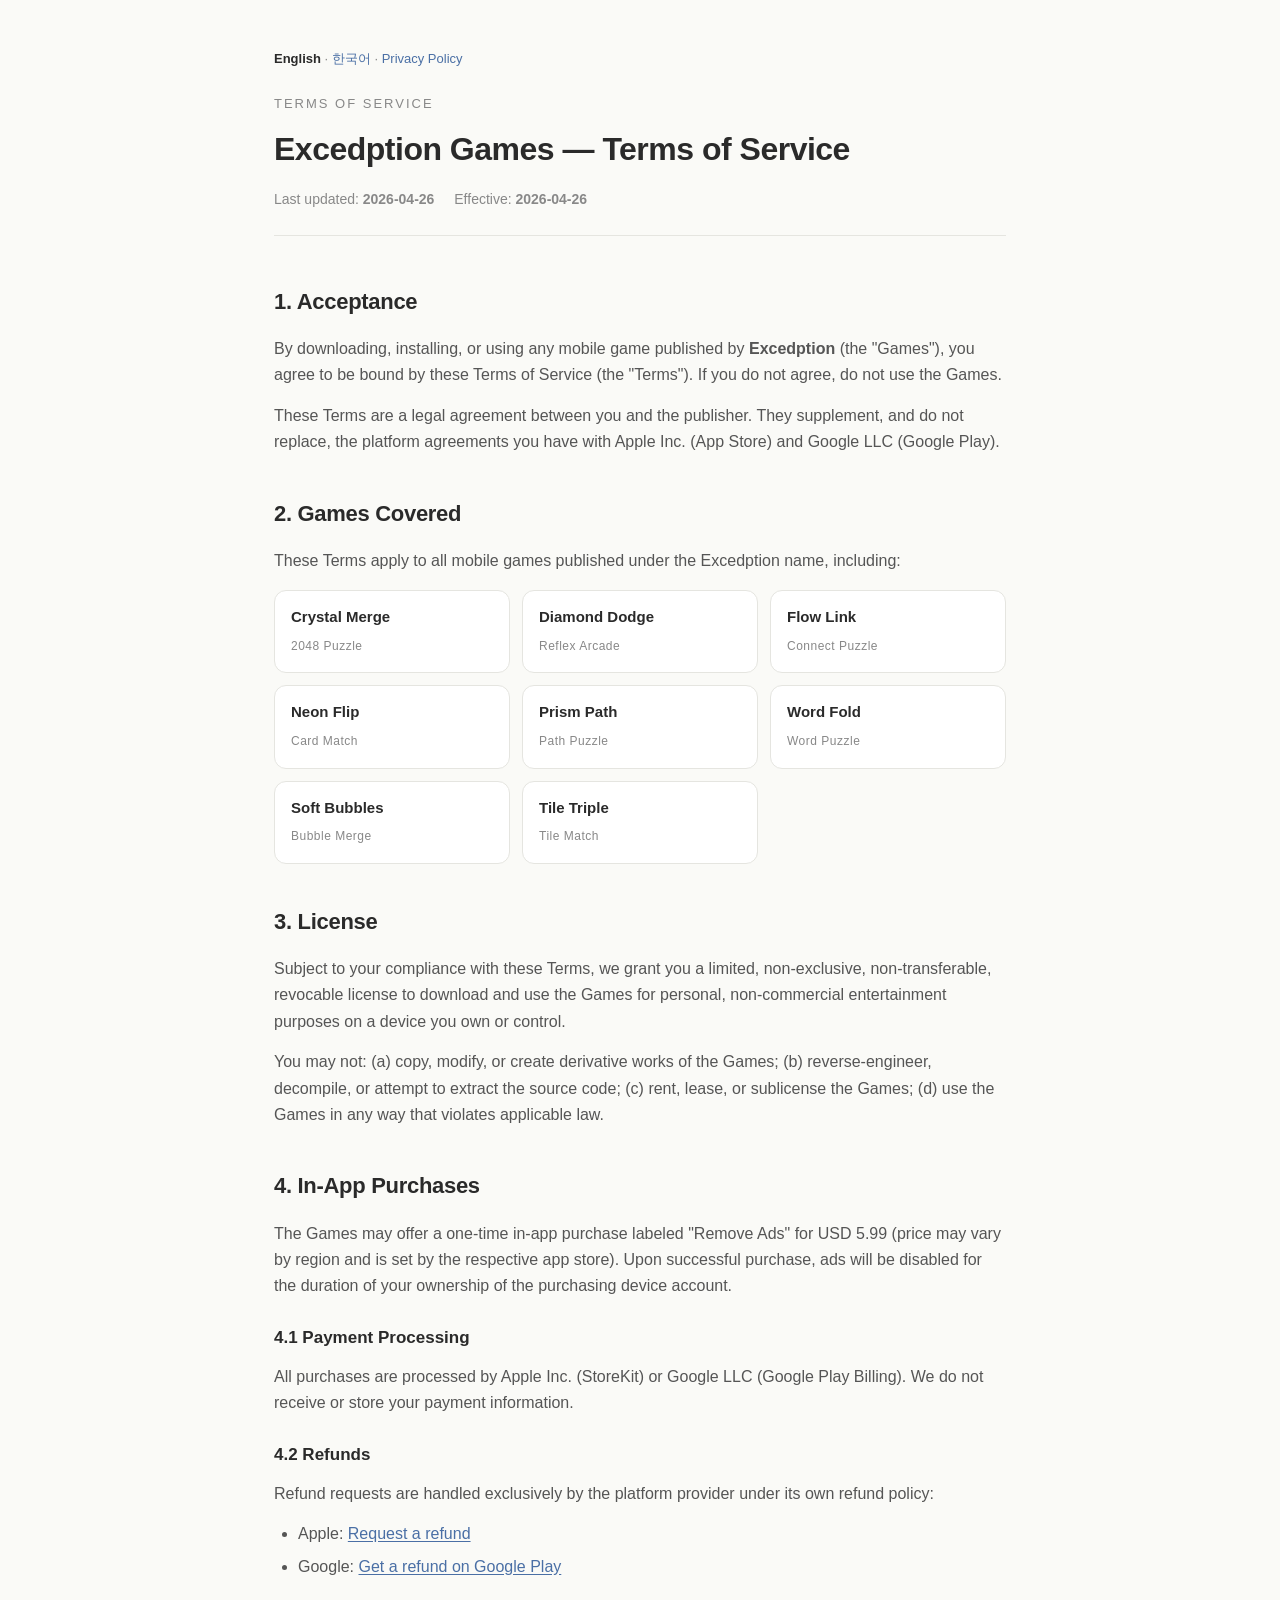
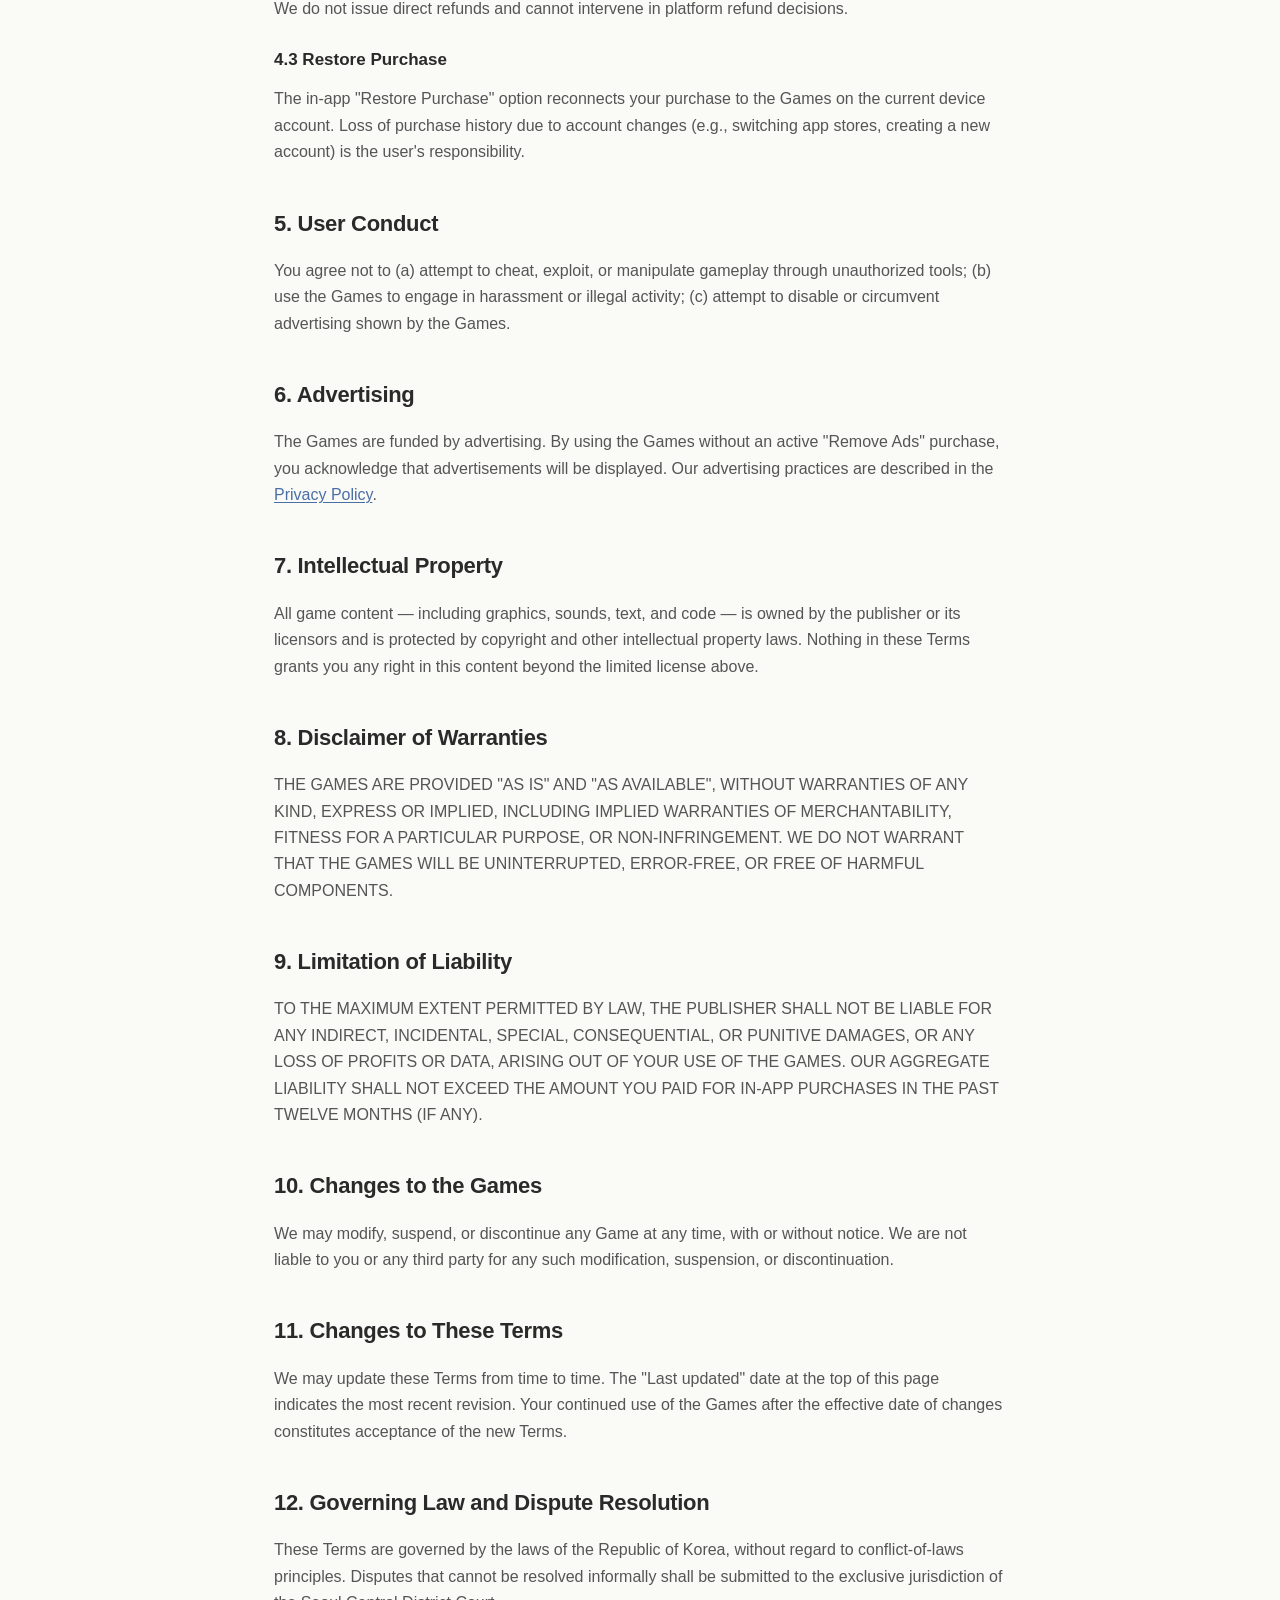
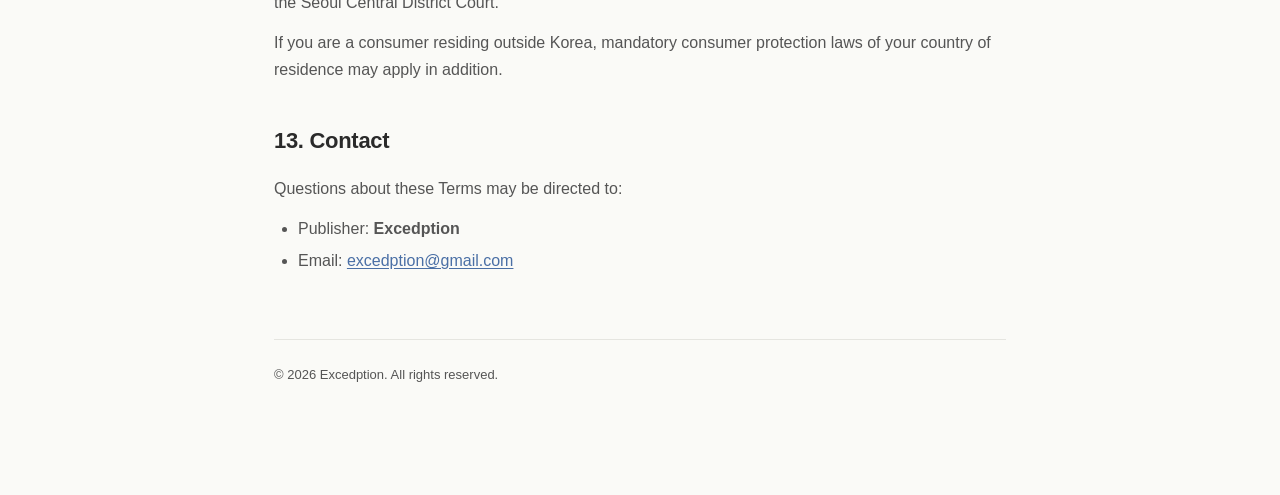
<file: terms.html>
<!DOCTYPE html>
<html lang="en">
<head>
<meta charset="UTF-8">
<meta name="viewport" content="width=device-width, initial-scale=1.0">
<title>Terms of Service — Excedption Games</title>
<meta name="description" content="Terms of Service covering all mobile games published by Excedption.">
<link rel="stylesheet" href="style.css">
</head>
<body>
<div class="wrap">

<header>
  <div class="lang-switch"><strong>English</strong> · <a href="ko/terms.html">한국어</a> · <a href="index.html">Privacy Policy</a></div>
  <div class="eyebrow">Terms of Service</div>
  <h1>Excedption Games — Terms of Service</h1>
  <div class="meta">
    <span>Last updated: <strong id="date-last">2026-04-25</strong></span>
    <span>Effective: <strong id="date-effective">2026-04-25</strong></span>
  </div>
</header>

<section>
  <h2>1. Acceptance</h2>
  <p>By downloading, installing, or using any mobile game published by <strong id="publisher-name">Excedption</strong> (the "Games"), you agree to be bound by these Terms of Service (the "Terms"). If you do not agree, do not use the Games.</p>
  <p>These Terms are a legal agreement between you and the publisher. They supplement, and do not replace, the platform agreements you have with Apple Inc. (App Store) and Google LLC (Google Play).</p>
</section>

<section>
  <h2>2. Games Covered</h2>
  <p>These Terms apply to all mobile games published under the Excedption name, including:</p>
  <div class="game-grid" id="games-grid"></div>
</section>

<section>
  <h2>3. License</h2>
  <p>Subject to your compliance with these Terms, we grant you a limited, non-exclusive, non-transferable, revocable license to download and use the Games for personal, non-commercial entertainment purposes on a device you own or control.</p>
  <p>You may not: (a) copy, modify, or create derivative works of the Games; (b) reverse-engineer, decompile, or attempt to extract the source code; (c) rent, lease, or sublicense the Games; (d) use the Games in any way that violates applicable law.</p>
</section>

<section>
  <h2>4. In-App Purchases</h2>
  <p>The Games may offer a one-time in-app purchase labeled "Remove Ads" for USD 5.99 (price may vary by region and is set by the respective app store). Upon successful purchase, ads will be disabled for the duration of your ownership of the purchasing device account.</p>
  <h3>4.1 Payment Processing</h3>
  <p>All purchases are processed by Apple Inc. (StoreKit) or Google LLC (Google Play Billing). We do not receive or store your payment information.</p>
  <h3>4.2 Refunds</h3>
  <p>Refund requests are handled exclusively by the platform provider under its own refund policy:</p>
  <ul>
    <li>Apple: <a href="https://support.apple.com/en-us/HT204084" target="_blank" rel="noopener">Request a refund</a></li>
    <li>Google: <a href="https://support.google.com/googleplay/answer/2479637" target="_blank" rel="noopener">Get a refund on Google Play</a></li>
  </ul>
  <p>We do not issue direct refunds and cannot intervene in platform refund decisions.</p>
  <h3>4.3 Restore Purchase</h3>
  <p>The in-app "Restore Purchase" option reconnects your purchase to the Games on the current device account. Loss of purchase history due to account changes (e.g., switching app stores, creating a new account) is the user's responsibility.</p>
</section>

<section>
  <h2>5. User Conduct</h2>
  <p>You agree not to (a) attempt to cheat, exploit, or manipulate gameplay through unauthorized tools; (b) use the Games to engage in harassment or illegal activity; (c) attempt to disable or circumvent advertising shown by the Games.</p>
</section>

<section>
  <h2>6. Advertising</h2>
  <p>The Games are funded by advertising. By using the Games without an active "Remove Ads" purchase, you acknowledge that advertisements will be displayed. Our advertising practices are described in the <a href="index.html">Privacy Policy</a>.</p>
</section>

<section>
  <h2>7. Intellectual Property</h2>
  <p>All game content — including graphics, sounds, text, and code — is owned by the publisher or its licensors and is protected by copyright and other intellectual property laws. Nothing in these Terms grants you any right in this content beyond the limited license above.</p>
</section>

<section>
  <h2>8. Disclaimer of Warranties</h2>
  <p>THE GAMES ARE PROVIDED "AS IS" AND "AS AVAILABLE", WITHOUT WARRANTIES OF ANY KIND, EXPRESS OR IMPLIED, INCLUDING IMPLIED WARRANTIES OF MERCHANTABILITY, FITNESS FOR A PARTICULAR PURPOSE, OR NON-INFRINGEMENT. WE DO NOT WARRANT THAT THE GAMES WILL BE UNINTERRUPTED, ERROR-FREE, OR FREE OF HARMFUL COMPONENTS.</p>
</section>

<section>
  <h2>9. Limitation of Liability</h2>
  <p>TO THE MAXIMUM EXTENT PERMITTED BY LAW, THE PUBLISHER SHALL NOT BE LIABLE FOR ANY INDIRECT, INCIDENTAL, SPECIAL, CONSEQUENTIAL, OR PUNITIVE DAMAGES, OR ANY LOSS OF PROFITS OR DATA, ARISING OUT OF YOUR USE OF THE GAMES. OUR AGGREGATE LIABILITY SHALL NOT EXCEED THE AMOUNT YOU PAID FOR IN-APP PURCHASES IN THE PAST TWELVE MONTHS (IF ANY).</p>
</section>

<section>
  <h2>10. Changes to the Games</h2>
  <p>We may modify, suspend, or discontinue any Game at any time, with or without notice. We are not liable to you or any third party for any such modification, suspension, or discontinuation.</p>
</section>

<section>
  <h2>11. Changes to These Terms</h2>
  <p>We may update these Terms from time to time. The "Last updated" date at the top of this page indicates the most recent revision. Your continued use of the Games after the effective date of changes constitutes acceptance of the new Terms.</p>
</section>

<section>
  <h2>12. Governing Law and Dispute Resolution</h2>
  <p>These Terms are governed by the laws of the Republic of Korea, without regard to conflict-of-laws principles. Disputes that cannot be resolved informally shall be submitted to the exclusive jurisdiction of the Seoul Central District Court.</p>
  <p>If you are a consumer residing outside Korea, mandatory consumer protection laws of your country of residence may apply in addition.</p>
</section>

<section>
  <h2>13. Contact</h2>
  <p>Questions about these Terms may be directed to:</p>
  <ul>
    <li>Publisher: <strong id="publisher-footer">Excedption</strong></li>
    <li>Email: <a href="mailto:excedption@gmail.com" id="contact-link">excedption@gmail.com</a></li>
  </ul>
</section>

<footer>
  <p>© <span id="year">2026</span> <span id="publisher-copy">Excedption</span>. All rights reserved.</p>
</footer>

</div>

<script>
fetch('games.json')
  .then(r => r.json())
  .then(data => {
    document.getElementById('date-last').textContent = data.lastUpdated;
    document.getElementById('date-effective').textContent = data.effectiveDate;
    document.getElementById('publisher-name').textContent = data.publisher;
    document.getElementById('publisher-footer').textContent = data.publisher;
    document.getElementById('publisher-copy').textContent = data.publisher;
    document.getElementById('contact-link').textContent = data.contactEmail;
    document.getElementById('contact-link').href = 'mailto:' + data.contactEmail;
    document.getElementById('year').textContent = new Date(data.effectiveDate).getFullYear();
    document.title = 'Terms of Service — ' + data.publisher + ' Games';

    const grid = document.getElementById('games-grid');
    data.games.forEach(g => {
      const card = document.createElement('div');
      card.className = 'game-card';
      card.innerHTML = '<span class="g-name">' + g.name + '</span><span class="g-tag">' + g.tagline + '</span>';
      grid.appendChild(card);
    });
  })
  .catch(err => console.error(err));
</script>

</body>
</html>
</file>
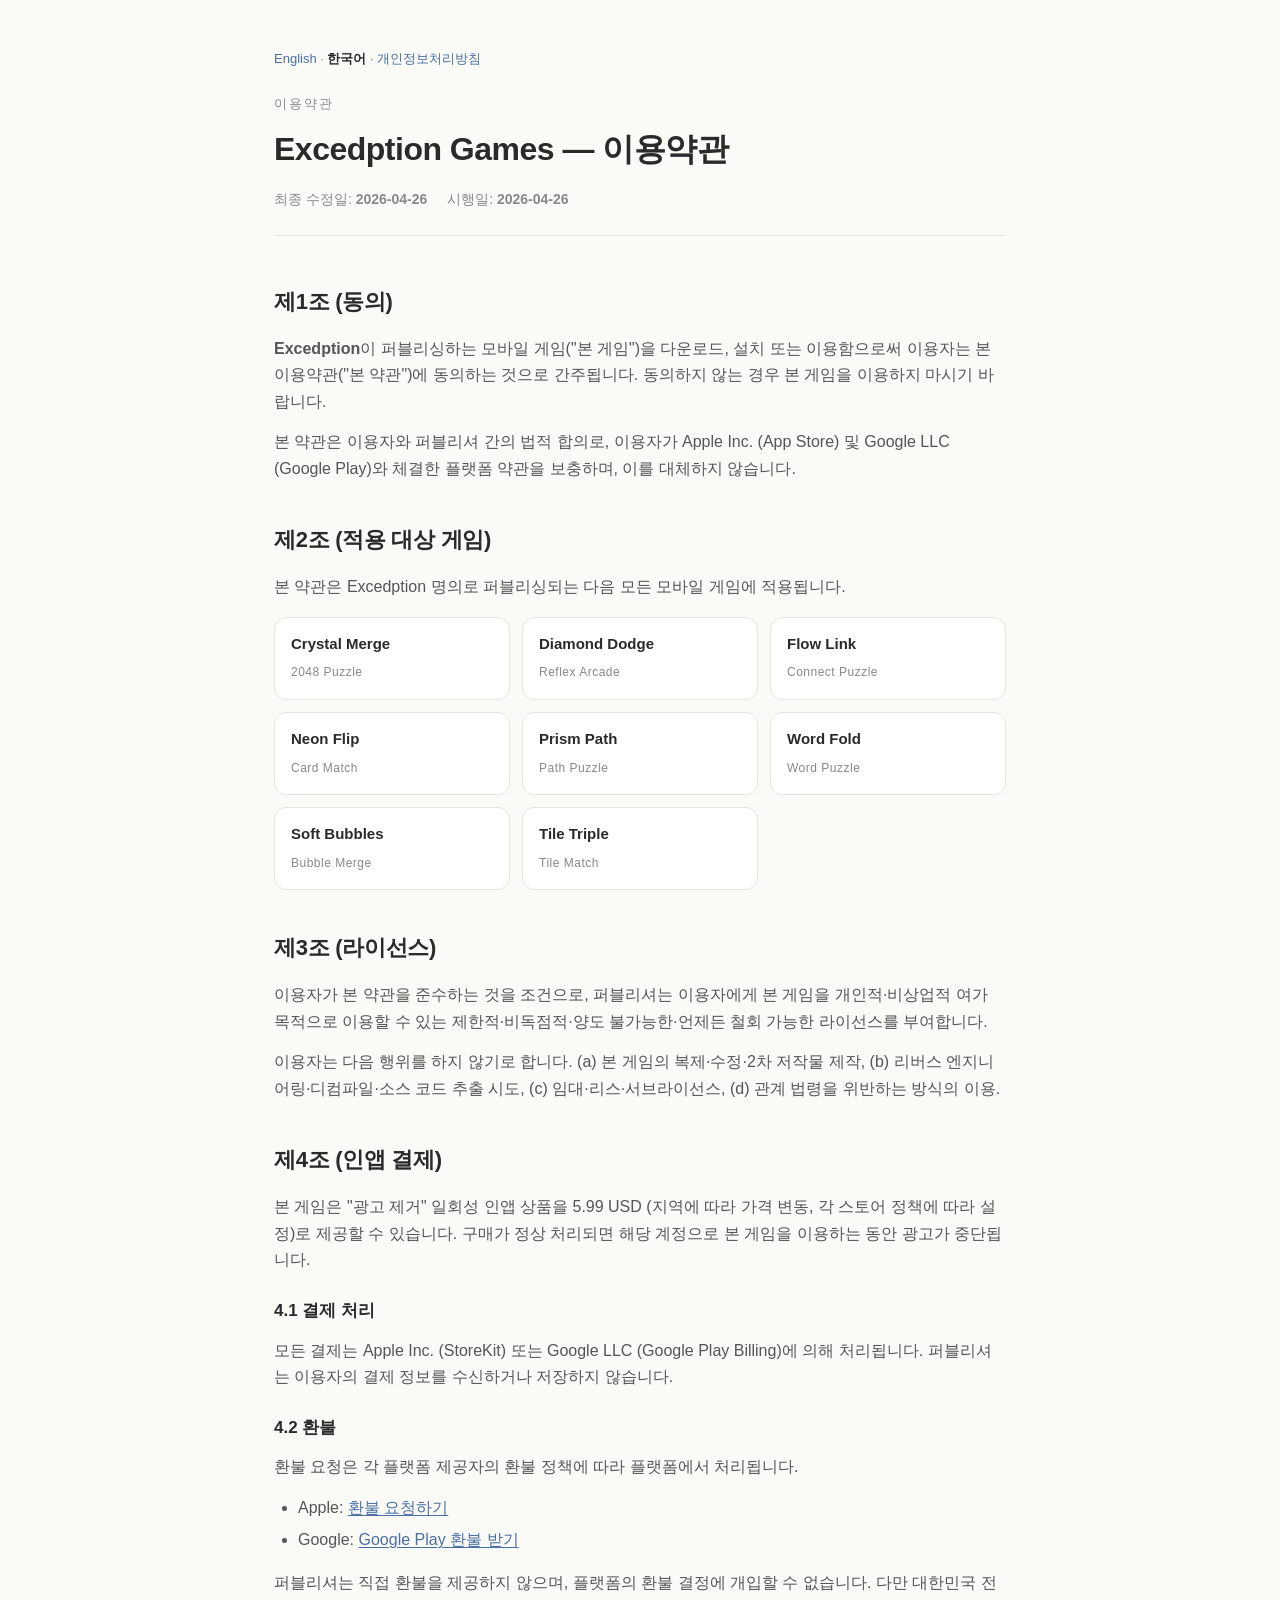
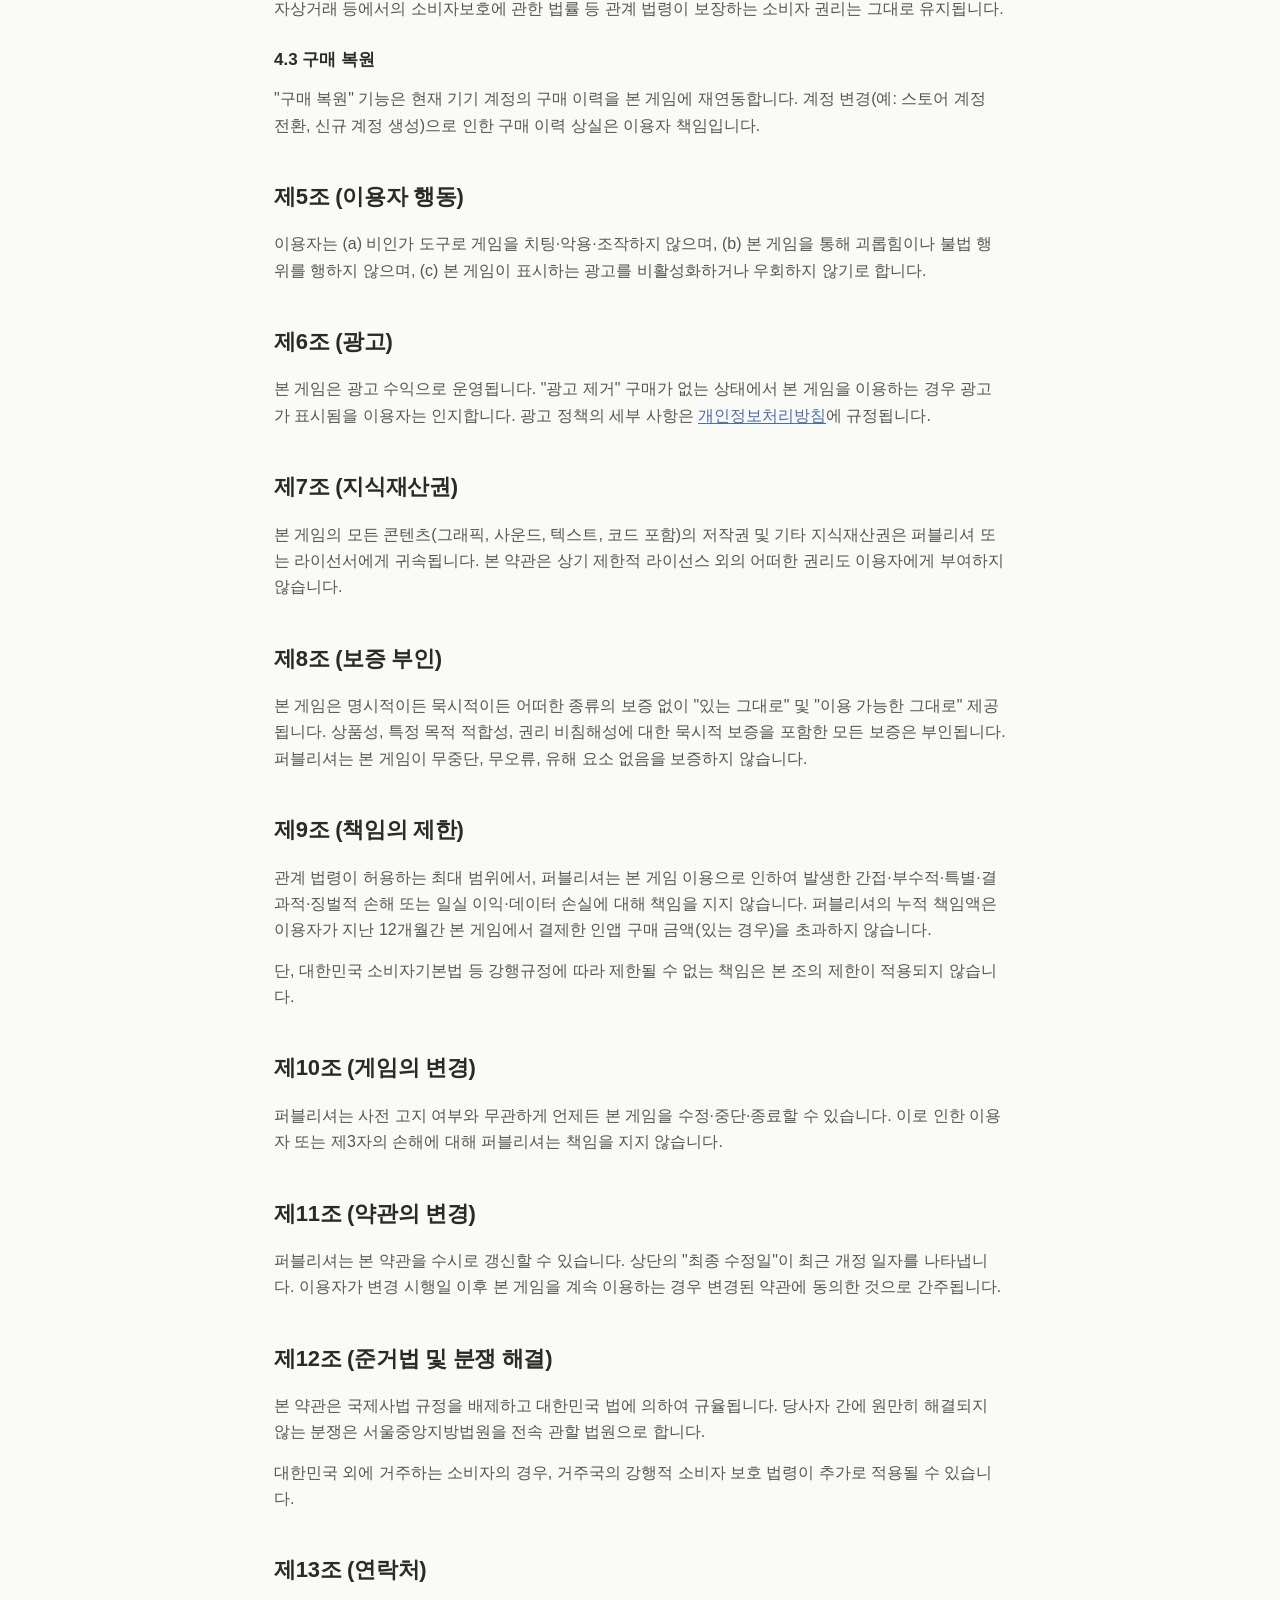
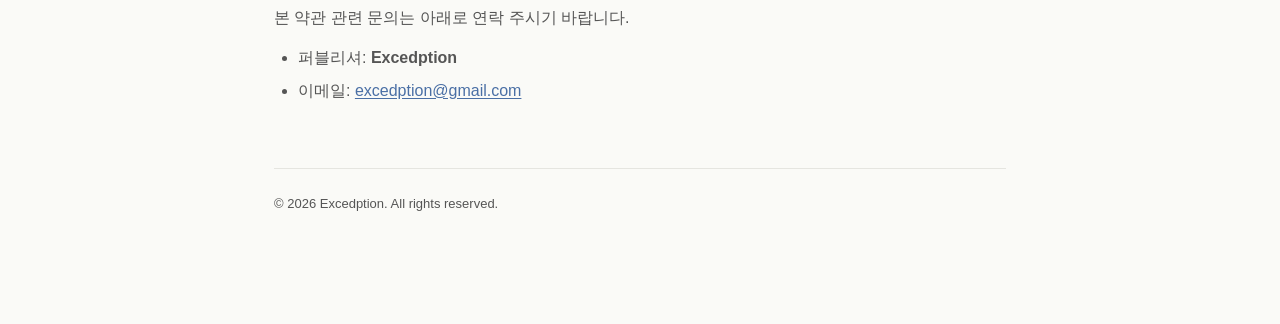
<file: ko/terms.html>
<!DOCTYPE html>
<html lang="ko">
<head>
<meta charset="UTF-8">
<meta name="viewport" content="width=device-width, initial-scale=1.0">
<title>이용약관 — Excedption Games</title>
<meta name="description" content="Excedption이 퍼블리싱하는 모든 모바일 게임의 이용약관.">
<link rel="stylesheet" href="../style.css">
</head>
<body>
<div class="wrap">

<header>
  <div class="lang-switch"><a href="../terms.html">English</a> · <strong>한국어</strong> · <a href="index.html">개인정보처리방침</a></div>
  <div class="eyebrow">이용약관</div>
  <h1>Excedption Games — 이용약관</h1>
  <div class="meta">
    <span>최종 수정일: <strong id="date-last">2026-04-25</strong></span>
    <span>시행일: <strong id="date-effective">2026-04-25</strong></span>
  </div>
</header>

<section>
  <h2>제1조 (동의)</h2>
  <p><strong id="publisher-name">Excedption</strong>이 퍼블리싱하는 모바일 게임("본 게임")을 다운로드, 설치 또는 이용함으로써 이용자는 본 이용약관("본 약관")에 동의하는 것으로 간주됩니다. 동의하지 않는 경우 본 게임을 이용하지 마시기 바랍니다.</p>
  <p>본 약관은 이용자와 퍼블리셔 간의 법적 합의로, 이용자가 Apple Inc. (App Store) 및 Google LLC (Google Play)와 체결한 플랫폼 약관을 보충하며, 이를 대체하지 않습니다.</p>
</section>

<section>
  <h2>제2조 (적용 대상 게임)</h2>
  <p>본 약관은 Excedption 명의로 퍼블리싱되는 다음 모든 모바일 게임에 적용됩니다.</p>
  <div class="game-grid" id="games-grid"></div>
</section>

<section>
  <h2>제3조 (라이선스)</h2>
  <p>이용자가 본 약관을 준수하는 것을 조건으로, 퍼블리셔는 이용자에게 본 게임을 개인적·비상업적 여가 목적으로 이용할 수 있는 제한적·비독점적·양도 불가능한·언제든 철회 가능한 라이선스를 부여합니다.</p>
  <p>이용자는 다음 행위를 하지 않기로 합니다. (a) 본 게임의 복제·수정·2차 저작물 제작, (b) 리버스 엔지니어링·디컴파일·소스 코드 추출 시도, (c) 임대·리스·서브라이선스, (d) 관계 법령을 위반하는 방식의 이용.</p>
</section>

<section>
  <h2>제4조 (인앱 결제)</h2>
  <p>본 게임은 "광고 제거" 일회성 인앱 상품을 5.99 USD (지역에 따라 가격 변동, 각 스토어 정책에 따라 설정)로 제공할 수 있습니다. 구매가 정상 처리되면 해당 계정으로 본 게임을 이용하는 동안 광고가 중단됩니다.</p>
  <h3>4.1 결제 처리</h3>
  <p>모든 결제는 Apple Inc. (StoreKit) 또는 Google LLC (Google Play Billing)에 의해 처리됩니다. 퍼블리셔는 이용자의 결제 정보를 수신하거나 저장하지 않습니다.</p>
  <h3>4.2 환불</h3>
  <p>환불 요청은 각 플랫폼 제공자의 환불 정책에 따라 플랫폼에서 처리됩니다.</p>
  <ul>
    <li>Apple: <a href="https://support.apple.com/ko-kr/HT204084" target="_blank" rel="noopener">환불 요청하기</a></li>
    <li>Google: <a href="https://support.google.com/googleplay/answer/2479637?hl=ko" target="_blank" rel="noopener">Google Play 환불 받기</a></li>
  </ul>
  <p>퍼블리셔는 직접 환불을 제공하지 않으며, 플랫폼의 환불 결정에 개입할 수 없습니다. 다만 대한민국 전자상거래 등에서의 소비자보호에 관한 법률 등 관계 법령이 보장하는 소비자 권리는 그대로 유지됩니다.</p>
  <h3>4.3 구매 복원</h3>
  <p>"구매 복원" 기능은 현재 기기 계정의 구매 이력을 본 게임에 재연동합니다. 계정 변경(예: 스토어 계정 전환, 신규 계정 생성)으로 인한 구매 이력 상실은 이용자 책임입니다.</p>
</section>

<section>
  <h2>제5조 (이용자 행동)</h2>
  <p>이용자는 (a) 비인가 도구로 게임을 치팅·악용·조작하지 않으며, (b) 본 게임을 통해 괴롭힘이나 불법 행위를 행하지 않으며, (c) 본 게임이 표시하는 광고를 비활성화하거나 우회하지 않기로 합니다.</p>
</section>

<section>
  <h2>제6조 (광고)</h2>
  <p>본 게임은 광고 수익으로 운영됩니다. "광고 제거" 구매가 없는 상태에서 본 게임을 이용하는 경우 광고가 표시됨을 이용자는 인지합니다. 광고 정책의 세부 사항은 <a href="index.html">개인정보처리방침</a>에 규정됩니다.</p>
</section>

<section>
  <h2>제7조 (지식재산권)</h2>
  <p>본 게임의 모든 콘텐츠(그래픽, 사운드, 텍스트, 코드 포함)의 저작권 및 기타 지식재산권은 퍼블리셔 또는 라이선서에게 귀속됩니다. 본 약관은 상기 제한적 라이선스 외의 어떠한 권리도 이용자에게 부여하지 않습니다.</p>
</section>

<section>
  <h2>제8조 (보증 부인)</h2>
  <p>본 게임은 명시적이든 묵시적이든 어떠한 종류의 보증 없이 "있는 그대로" 및 "이용 가능한 그대로" 제공됩니다. 상품성, 특정 목적 적합성, 권리 비침해성에 대한 묵시적 보증을 포함한 모든 보증은 부인됩니다. 퍼블리셔는 본 게임이 무중단, 무오류, 유해 요소 없음을 보증하지 않습니다.</p>
</section>

<section>
  <h2>제9조 (책임의 제한)</h2>
  <p>관계 법령이 허용하는 최대 범위에서, 퍼블리셔는 본 게임 이용으로 인하여 발생한 간접·부수적·특별·결과적·징벌적 손해 또는 일실 이익·데이터 손실에 대해 책임을 지지 않습니다. 퍼블리셔의 누적 책임액은 이용자가 지난 12개월간 본 게임에서 결제한 인앱 구매 금액(있는 경우)을 초과하지 않습니다.</p>
  <p>단, 대한민국 소비자기본법 등 강행규정에 따라 제한될 수 없는 책임은 본 조의 제한이 적용되지 않습니다.</p>
</section>

<section>
  <h2>제10조 (게임의 변경)</h2>
  <p>퍼블리셔는 사전 고지 여부와 무관하게 언제든 본 게임을 수정·중단·종료할 수 있습니다. 이로 인한 이용자 또는 제3자의 손해에 대해 퍼블리셔는 책임을 지지 않습니다.</p>
</section>

<section>
  <h2>제11조 (약관의 변경)</h2>
  <p>퍼블리셔는 본 약관을 수시로 갱신할 수 있습니다. 상단의 "최종 수정일"이 최근 개정 일자를 나타냅니다. 이용자가 변경 시행일 이후 본 게임을 계속 이용하는 경우 변경된 약관에 동의한 것으로 간주됩니다.</p>
</section>

<section>
  <h2>제12조 (준거법 및 분쟁 해결)</h2>
  <p>본 약관은 국제사법 규정을 배제하고 대한민국 법에 의하여 규율됩니다. 당사자 간에 원만히 해결되지 않는 분쟁은 서울중앙지방법원을 전속 관할 법원으로 합니다.</p>
  <p>대한민국 외에 거주하는 소비자의 경우, 거주국의 강행적 소비자 보호 법령이 추가로 적용될 수 있습니다.</p>
</section>

<section>
  <h2>제13조 (연락처)</h2>
  <p>본 약관 관련 문의는 아래로 연락 주시기 바랍니다.</p>
  <ul>
    <li>퍼블리셔: <strong id="publisher-footer">Excedption</strong></li>
    <li>이메일: <a href="mailto:excedption@gmail.com" id="contact-link">excedption@gmail.com</a></li>
  </ul>
</section>

<footer>
  <p>© <span id="year">2026</span> <span id="publisher-copy">Excedption</span>. All rights reserved.</p>
</footer>

</div>

<script>
fetch('../games.json')
  .then(r => r.json())
  .then(data => {
    document.getElementById('date-last').textContent = data.lastUpdated;
    document.getElementById('date-effective').textContent = data.effectiveDate;
    document.getElementById('publisher-name').textContent = data.publisher;
    document.getElementById('publisher-footer').textContent = data.publisher;
    document.getElementById('publisher-copy').textContent = data.publisher;
    document.getElementById('contact-link').textContent = data.contactEmail;
    document.getElementById('contact-link').href = 'mailto:' + data.contactEmail;
    document.getElementById('year').textContent = new Date(data.effectiveDate).getFullYear();

    const grid = document.getElementById('games-grid');
    data.games.forEach(g => {
      const card = document.createElement('div');
      card.className = 'game-card';
      card.innerHTML = '<span class="g-name">' + g.name + '</span><span class="g-tag">' + g.tagline + '</span>';
      grid.appendChild(card);
    });
  })
  .catch(err => console.error(err));
</script>

</body>
</html>
</file>
<file: style.css>
* { margin: 0; padding: 0; box-sizing: border-box; }

:root {
  --bg: #fafaf7;
  --bg-card: #ffffff;
  --text: #2a2a2a;
  --text-soft: #555;
  --text-muted: #888;
  --accent: #4a6fa5;
  --border: #e5e5e0;
  --code-bg: #f3f3ef;
}

html, body {
  background: var(--bg);
  color: var(--text);
  font-family: -apple-system, BlinkMacSystemFont, "Segoe UI", Roboto, Helvetica, Arial, sans-serif;
  font-size: 16px;
  line-height: 1.65;
  -webkit-font-smoothing: antialiased;
}

.wrap {
  max-width: 780px;
  margin: 0 auto;
  padding: 48px 24px 96px;
}

header {
  margin-bottom: 48px;
  padding-bottom: 24px;
  border-bottom: 1px solid var(--border);
}

.lang-switch {
  font-size: 13px;
  color: var(--text-muted);
  margin-bottom: 24px;
}
.lang-switch a { color: var(--accent); text-decoration: none; }
.lang-switch a:hover { text-decoration: underline; }
.lang-switch strong { color: var(--text); }

header .eyebrow {
  font-size: 13px;
  letter-spacing: 2px;
  text-transform: uppercase;
  color: var(--text-muted);
  margin-bottom: 8px;
}

header h1 {
  font-size: 32px;
  font-weight: 700;
  letter-spacing: -0.5px;
  margin-bottom: 12px;
}

header .meta {
  font-size: 14px;
  color: var(--text-muted);
}

header .meta span + span { margin-left: 16px; }

nav.games-nav {
  display: flex;
  flex-wrap: wrap;
  gap: 8px;
  margin: 24px 0 32px;
}

nav.games-nav a {
  display: inline-block;
  padding: 6px 12px;
  border-radius: 999px;
  background: var(--bg-card);
  border: 1px solid var(--border);
  color: var(--text-soft);
  text-decoration: none;
  font-size: 13px;
}

nav.games-nav a:hover { border-color: var(--accent); color: var(--accent); }

h2 {
  font-size: 22px;
  font-weight: 700;
  margin: 40px 0 16px;
  letter-spacing: -0.3px;
}

h3 {
  font-size: 17px;
  font-weight: 600;
  margin: 24px 0 12px;
  color: var(--text);
}

p { margin-bottom: 14px; color: var(--text-soft); }

ul, ol { margin: 8px 0 16px 24px; color: var(--text-soft); }
li { margin-bottom: 6px; }

a { color: var(--accent); text-decoration: underline; text-underline-offset: 2px; }
a:hover { text-decoration-thickness: 2px; }

code {
  background: var(--code-bg);
  padding: 2px 6px;
  border-radius: 4px;
  font-size: 0.9em;
  font-family: "SF Mono", Menlo, Consolas, monospace;
}

.game-grid {
  display: grid;
  grid-template-columns: repeat(auto-fill, minmax(180px, 1fr));
  gap: 12px;
  margin: 16px 0 24px;
}

.game-card {
  padding: 14px 16px;
  background: var(--bg-card);
  border: 1px solid var(--border);
  border-radius: 12px;
}

.game-card .g-name {
  font-weight: 600;
  font-size: 15px;
  color: var(--text);
  display: block;
  margin-bottom: 2px;
}

.game-card .g-tag {
  font-size: 12px;
  color: var(--text-muted);
  letter-spacing: 0.5px;
}

footer {
  margin-top: 64px;
  padding-top: 24px;
  border-top: 1px solid var(--border);
  font-size: 13px;
  color: var(--text-muted);
}

footer a { color: var(--text-soft); }

@media (max-width: 600px) {
  .wrap { padding: 32px 18px 64px; }
  header h1 { font-size: 26px; }
  h2 { font-size: 20px; }
}
</file>
